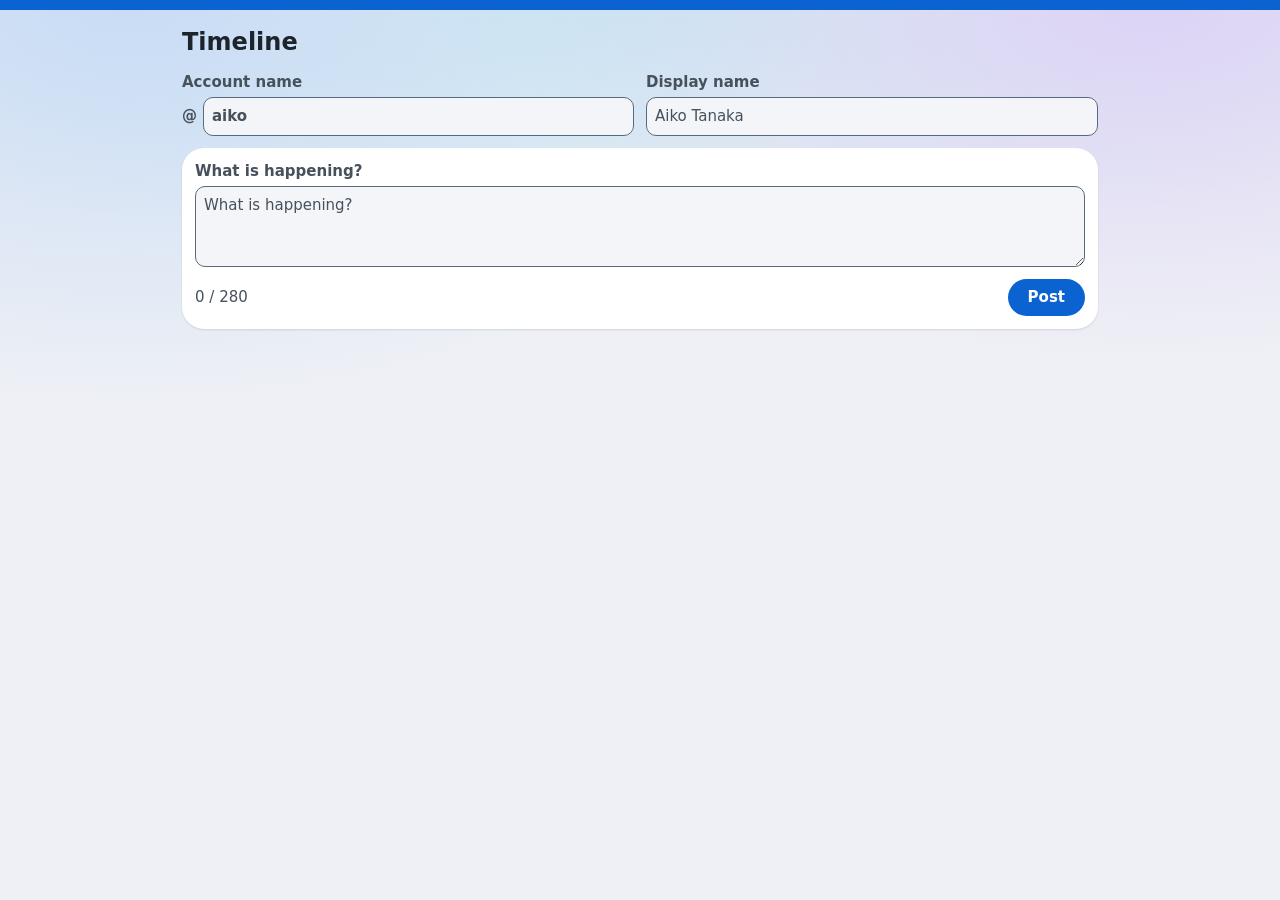
<file: page-only/index.html>
<!DOCTYPE html>
<html lang="en">
<head>
  <meta charset="utf-8">
  <meta name="viewport" content="width=device-width, initial-scale=1">
  <title>Timeline</title>
  <!-- The design system, in this order: tokens, the page, components, features.
       The four files are copies of the ones in with-backend/. -->
  <link rel="stylesheet" href="tokens.css">
  <link rel="stylesheet" href="base.css">
  <link rel="stylesheet" href="components.css">
  <link rel="stylesheet" href="features.css">
</head>
<body>
  <main>
    <h1>Timeline</h1>

    <div class="name-row">
      <div>
        <label for="author">Account name</label>
        <div class="at-box">
          <span aria-hidden="true">@</span>
          <input id="author" type="text" autocomplete="off" placeholder="aiko">
        </div>
      </div>
      <div>
        <label for="display-name">Display name</label>
        <input id="display-name" type="text" autocomplete="off" placeholder="Aiko Tanaka">
      </div>
    </div>

    <form id="post-form" class="card">
      <label for="text">What is happening?</label>
      <textarea id="text" rows="3" placeholder="What is happening?"></textarea>
      <div class="post-row">
        <span id="count" class="count">0 / 280</span>
        <button type="submit">Post</button>
      </div>
    </form>

    <p id="status" class="status" role="status"></p>

    <ol id="timeline" class="timeline card" aria-label="Posts, newest first"></ol>
  </main>

  <script src="app.js"></script>
</body>
</html>
</file>
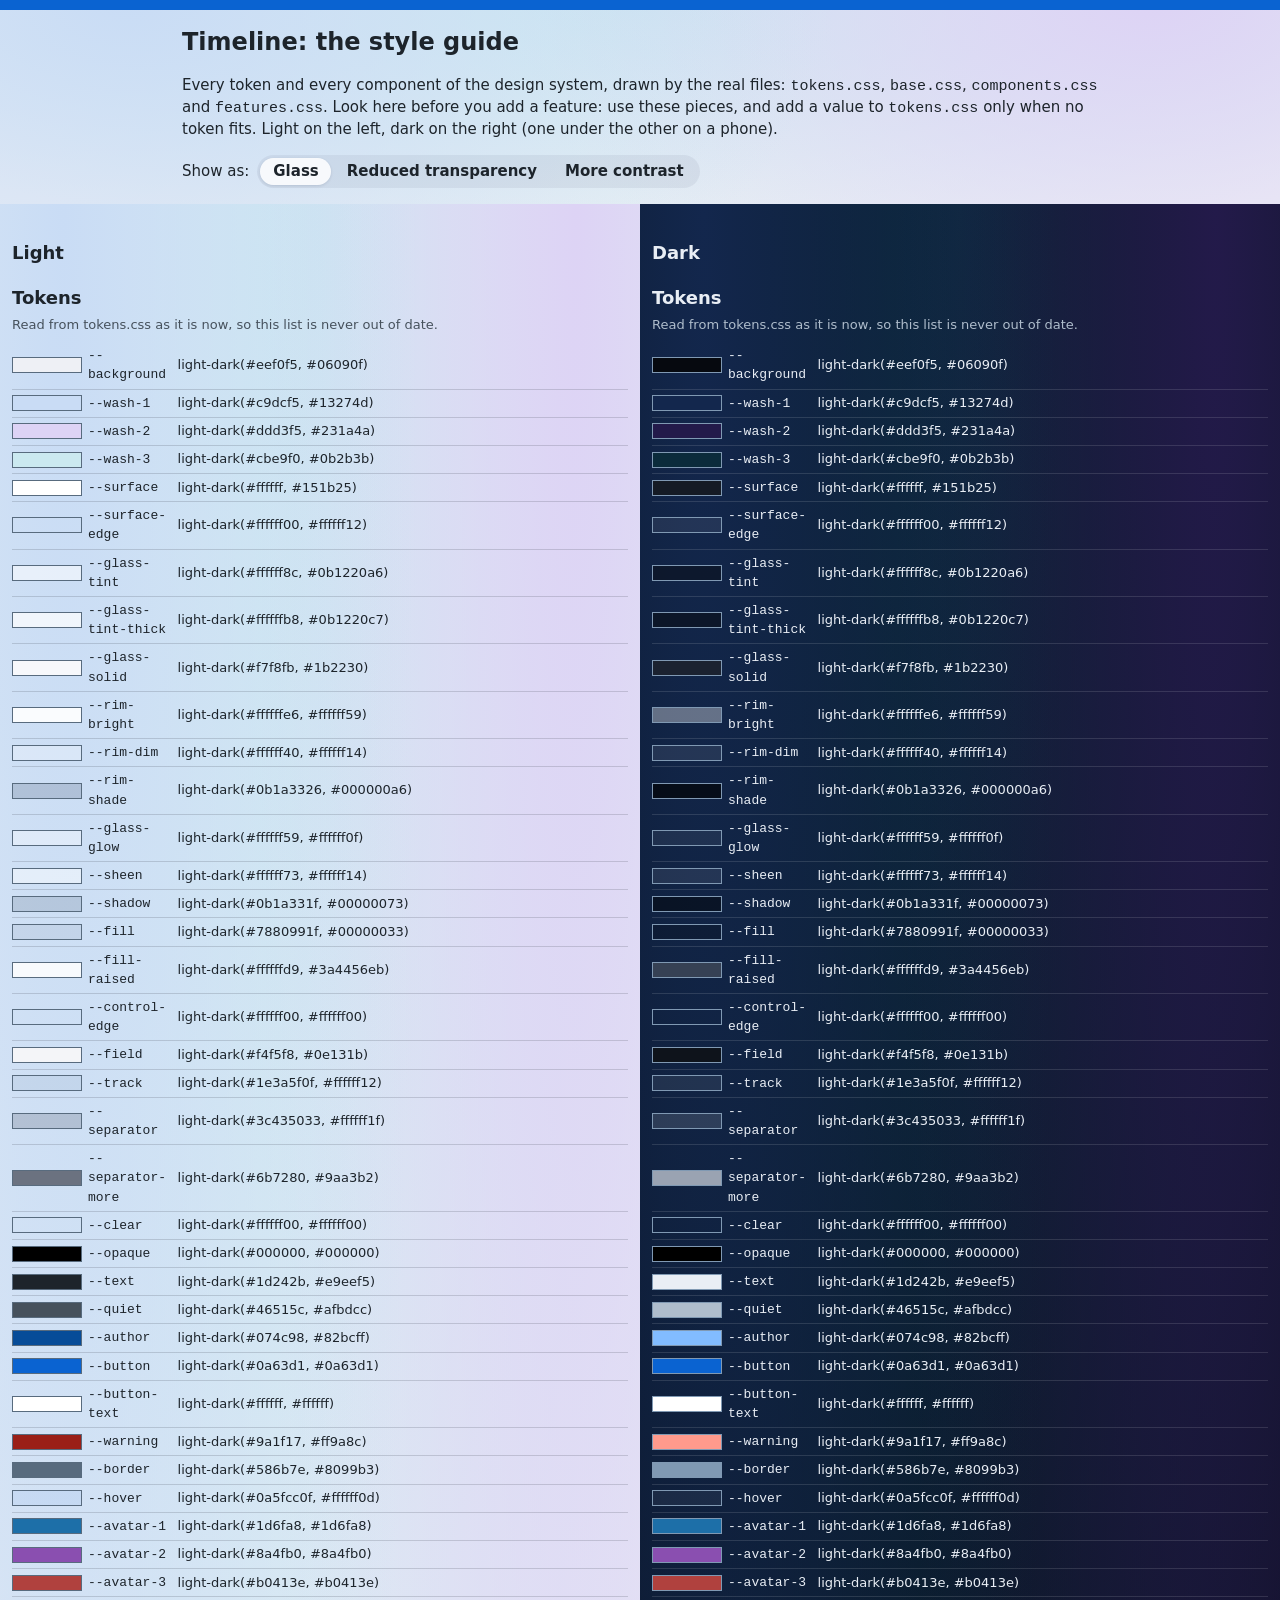
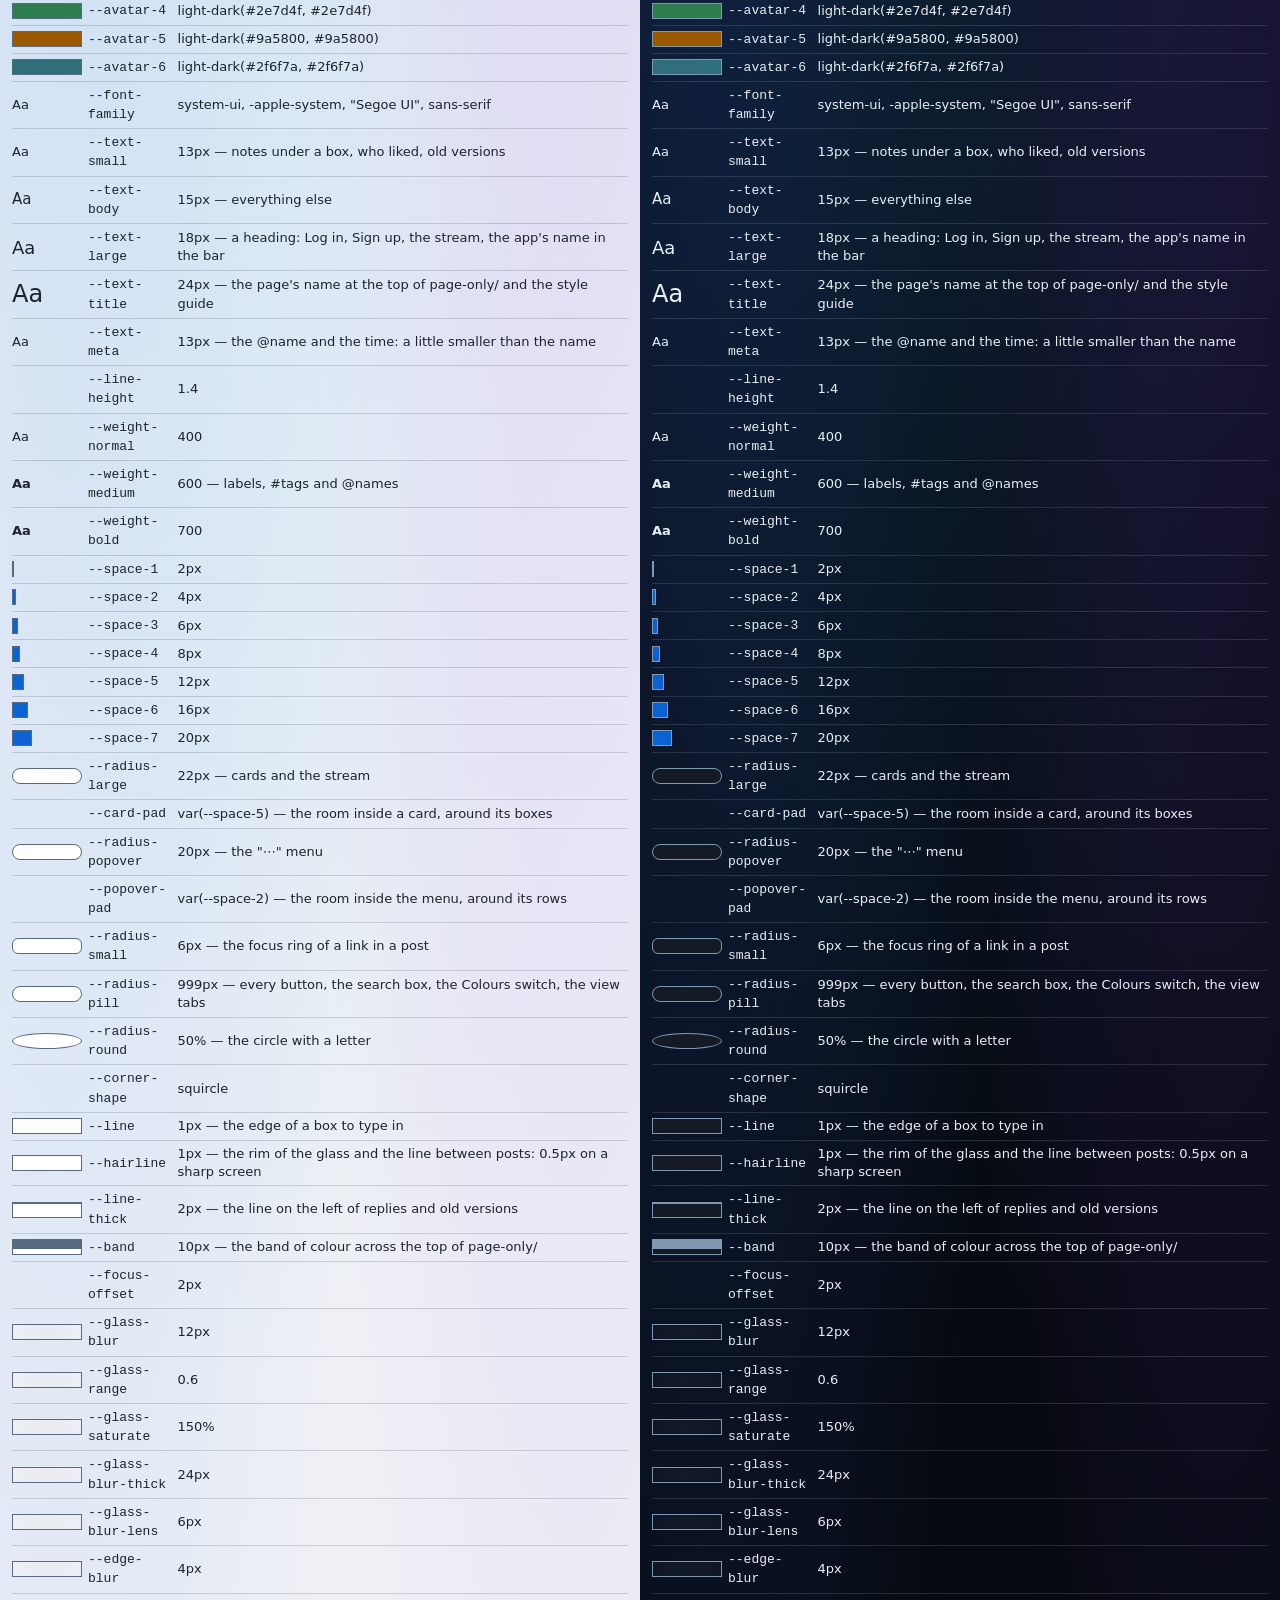
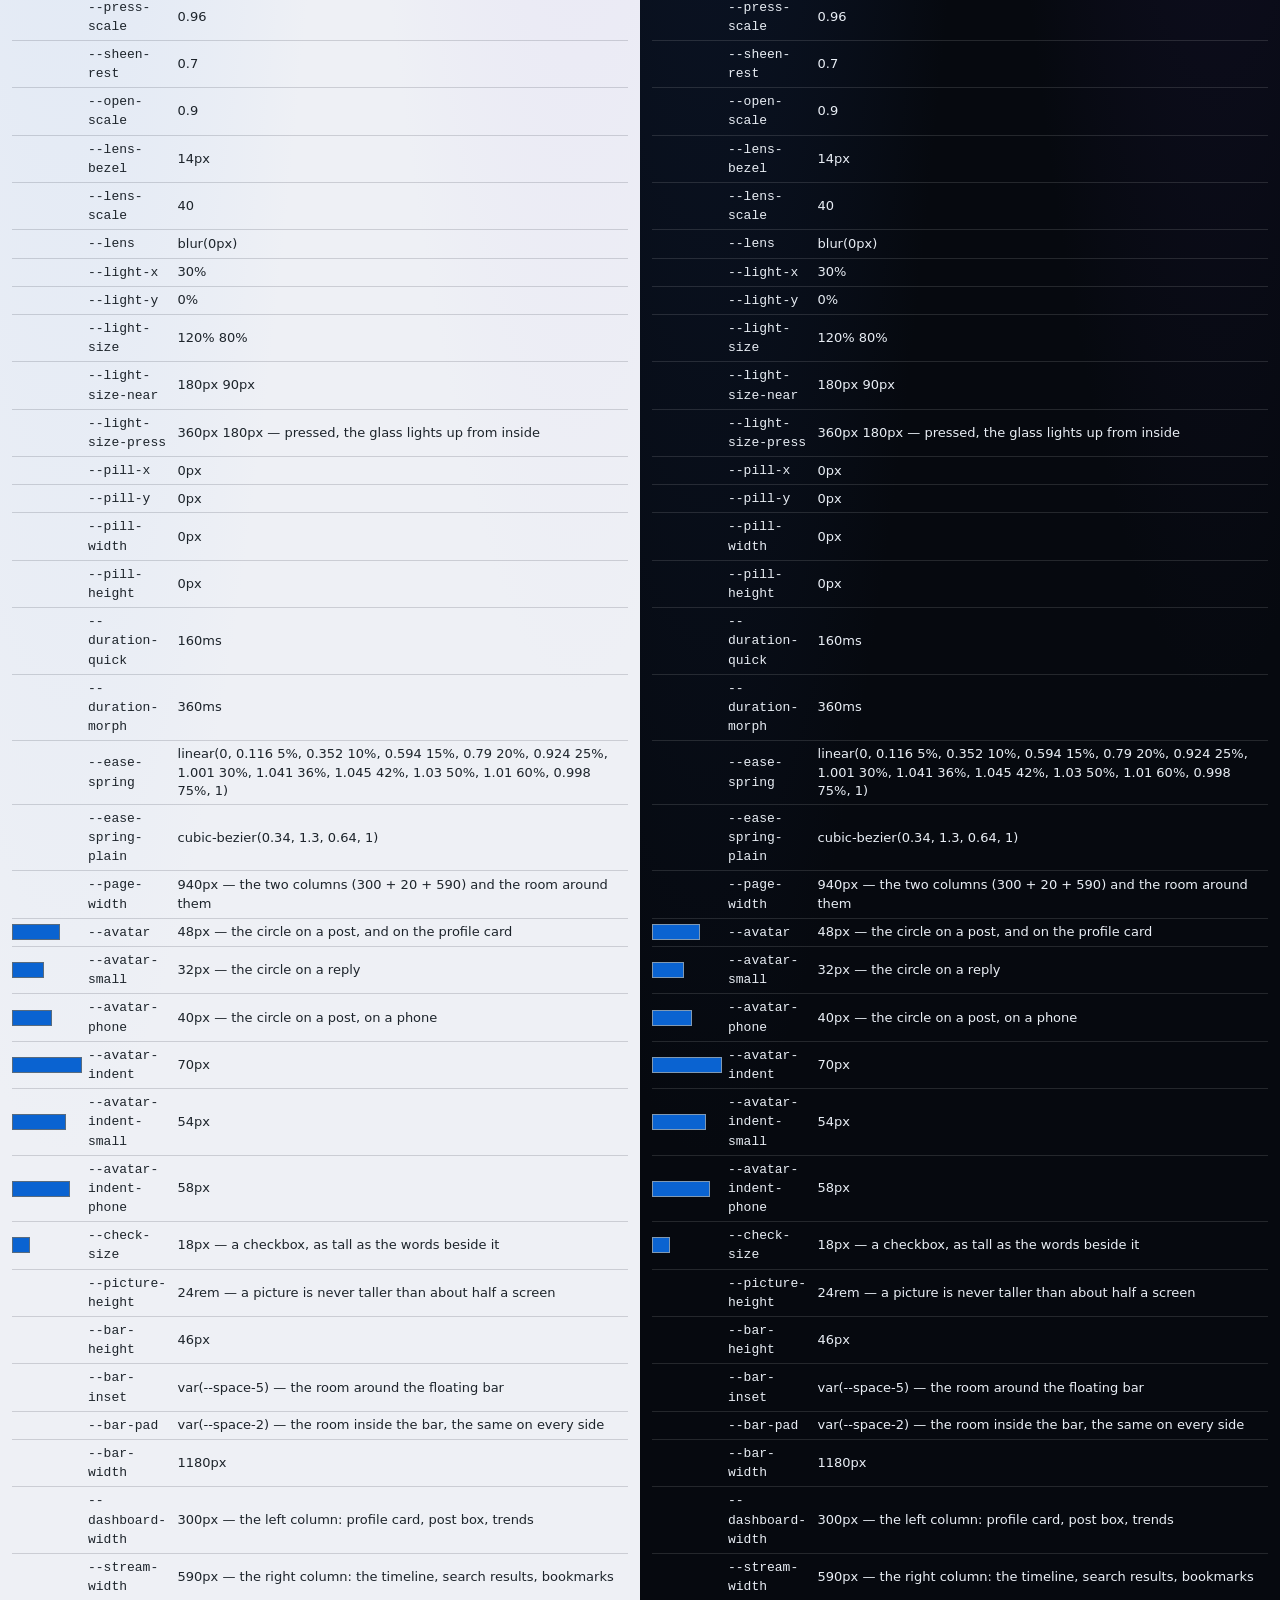
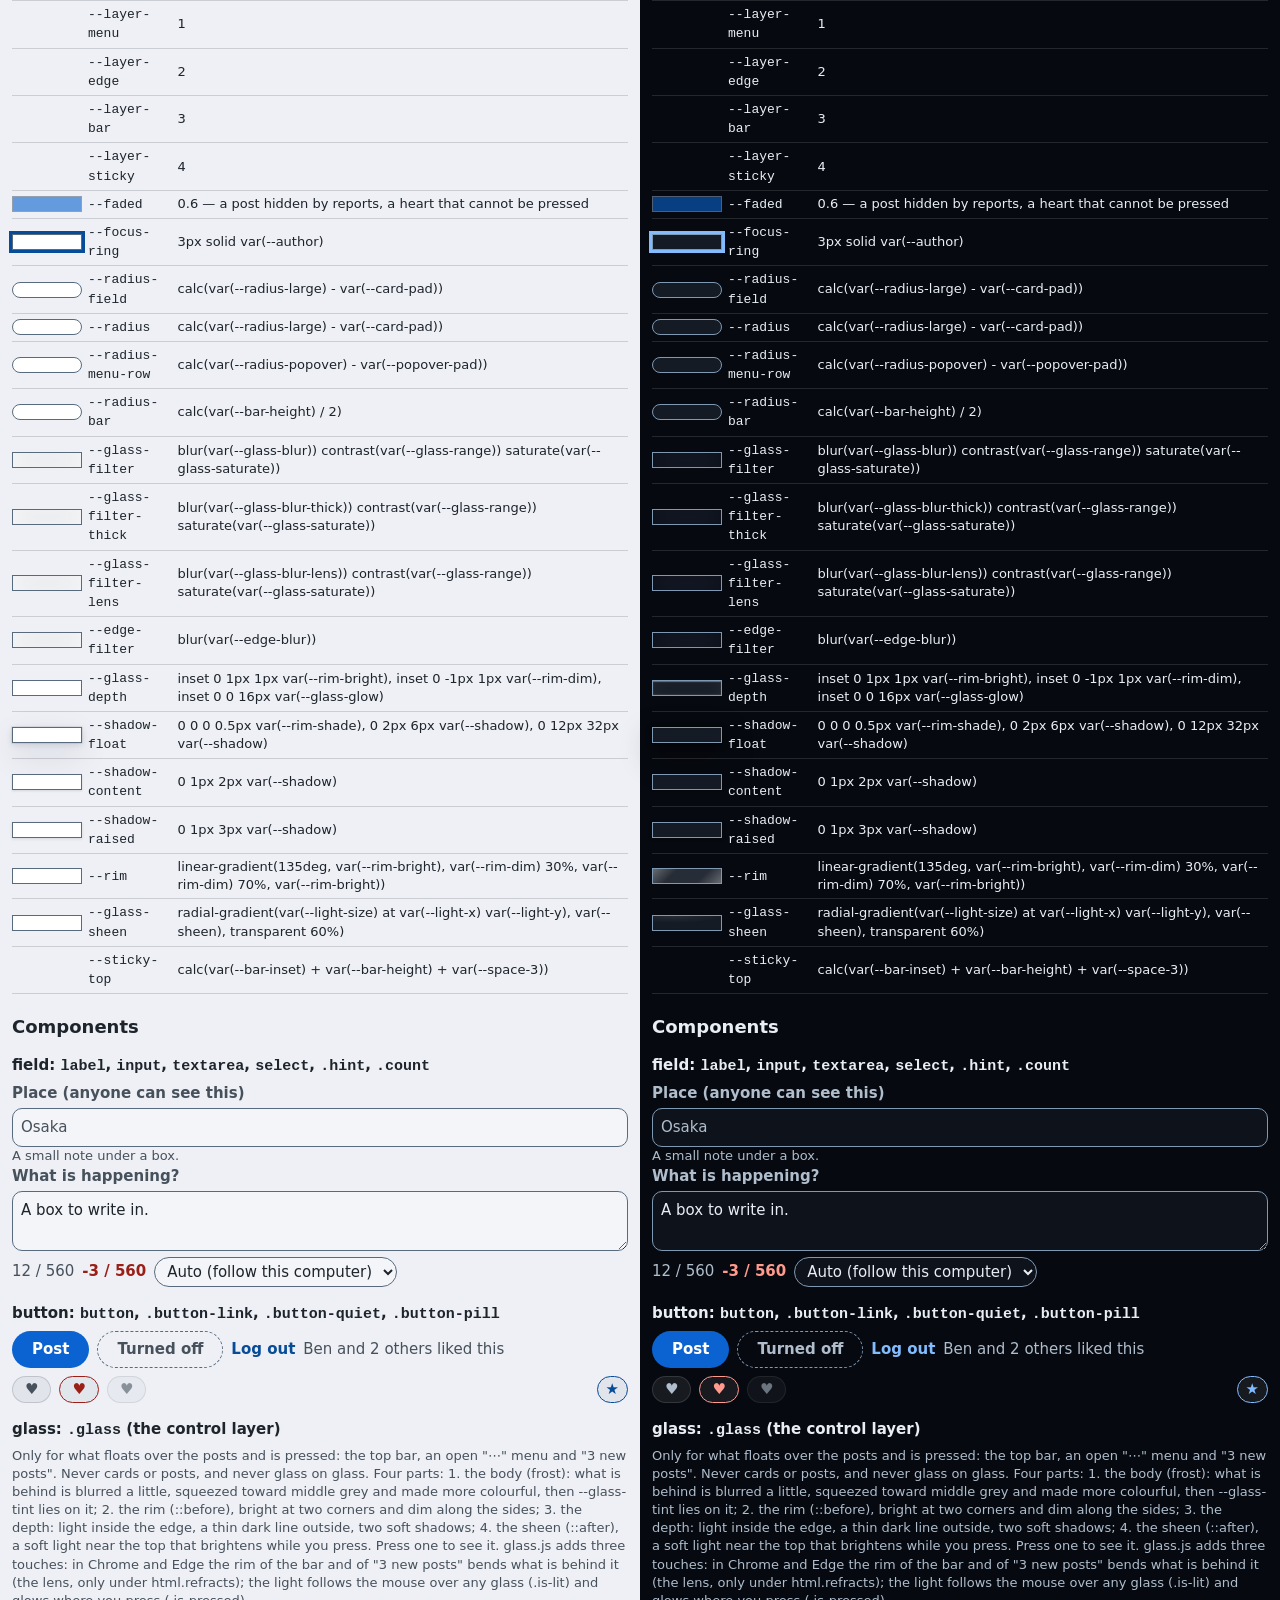
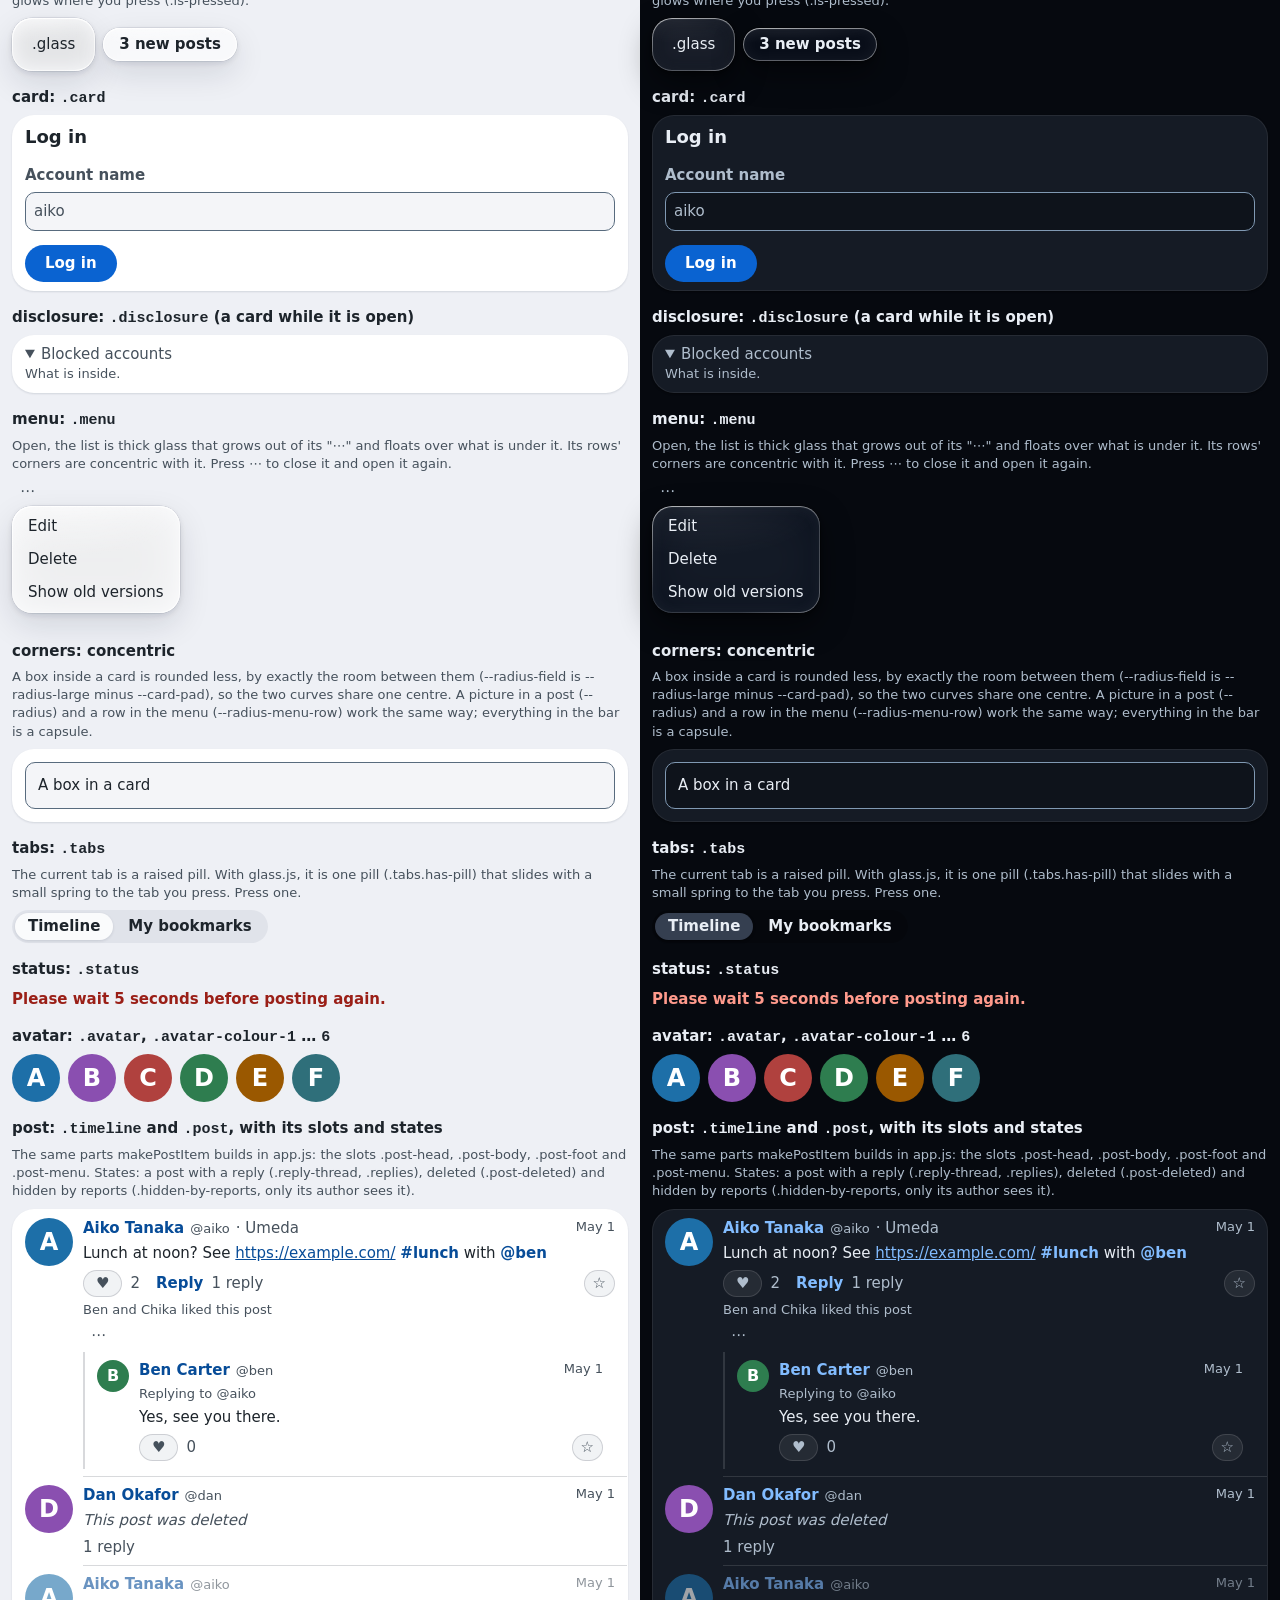
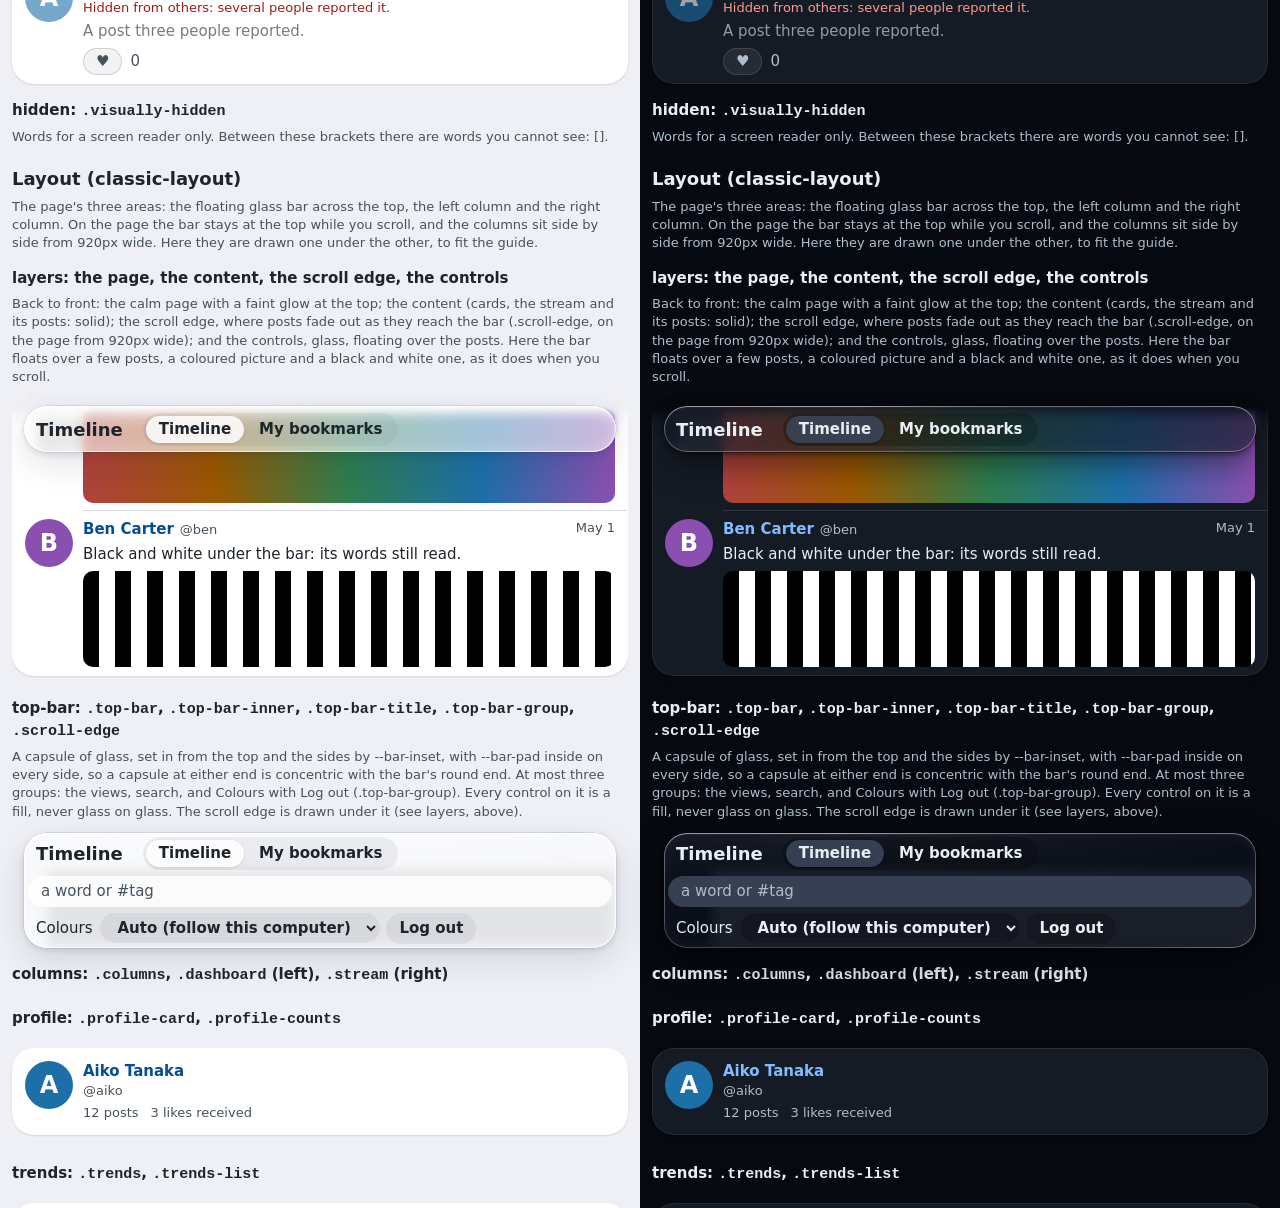
<file: with-backend/design.html>
<!DOCTYPE html>
<html lang="en">
<head>
  <meta charset="utf-8">
  <meta name="viewport" content="width=device-width, initial-scale=1">
  <title>Timeline: the style guide</title>
  <!-- The style guide uses only the real design system files, in the same order
       as index.html. It is a page for people building Timeline, so its words are
       English and are not in words.js (see DESIGN.md, "Design system"). -->
  <link rel="stylesheet" href="tokens.css">
  <link rel="stylesheet" href="base.css">
  <link rel="stylesheet" href="components.css">
  <link rel="stylesheet" href="features.css">
  <!-- Only the guide's own layout: two columns, one light and one dark. Tokens only. -->
  <style>
    .guide-columns {
      display: grid;
      grid-template-columns: repeat(auto-fit, minmax(min(100%, 560px), 1fr));
    }
    /* Each column has the page's wash behind it (.wash), so the glass shows. */
    .guide-column {
      padding: var(--space-6) var(--space-5);
      color: var(--text);
    }
    .guide-light { color-scheme: light; }
    .guide-dark { color-scheme: dark; }
    .guide-column > h2 {
      margin: var(--space-7) 0 var(--space-3);
      font-size: var(--text-large);
    }
    .guide-column h3 {
      margin: var(--space-6) 0 var(--space-3);
      font-size: var(--text-body);
    }
    .guide-note {
      margin: 0 0 var(--space-4);
      color: var(--quiet);
      font-size: var(--text-small);
    }
    .guide-row {
      display: flex;
      flex-wrap: wrap;
      align-items: center;
      gap: var(--space-4);
      margin-bottom: var(--space-4);
    }
    .guide-tokens {
      width: 100%;
      border-collapse: collapse;
      font-size: var(--text-small);
    }
    .guide-tokens td {
      padding: var(--space-2) var(--space-3) var(--space-2) 0;
      border-bottom: var(--hairline) solid var(--separator);
      vertical-align: middle;
      overflow-wrap: anywhere;
    }
    .guide-sample {
      display: block;
      min-width: var(--space-6);
      min-height: var(--space-6);
      border: 1px solid var(--border);
      background: var(--surface);
    }
    .guide-glass {
      padding: var(--space-6) var(--space-7);
      border-radius: var(--radius-popover);
    }
    /* liquid-glass: the "Show as" switch at the top of the guide. */
    .guide-looks {
      display: flex;
      flex-wrap: wrap;
      align-items: center;
      gap: var(--space-4);
    }
    .guide-looks .tabs {
      margin: 0;
    }
    /* A stage: a few posts with the bar floating over them, so the glass has
       something real to show. The stage cuts off what is outside it. */
    .guide-stage {
      position: relative;
      height: calc(var(--picture-height) * 0.75);
      overflow: hidden;
      border-radius: var(--radius-large);
      background: var(--background);
    }
    .guide-column .guide-stage > .top-bar {
      position: absolute;
      inset: var(--bar-inset) var(--bar-inset) auto;
      width: auto;
      margin: 0;
    }
    .guide-stage > .scroll-edge {
      position: absolute;
      background: var(--background);
    }
    /* The posts are scrolled a little, so the coloured picture is under the bar. */
    .guide-stage > .stream {
      margin-top: calc(-1 * var(--avatar));
    }
    .guide-stage .guide-picture {
      height: calc(var(--avatar) * 2);
      margin-top: var(--space-3);
      border-radius: var(--radius);
      background-image: linear-gradient(90deg, var(--avatar-3), var(--avatar-5), var(--avatar-4), var(--avatar-1), var(--avatar-2));
    }
    /* A black and white picture: --opaque is black and --button-text is white
       in both modes (a stand-in; a real picture is a file). */
    .guide-stage .guide-picture.guide-stripes {
      background-image: repeating-linear-gradient(90deg, var(--opaque) 0 var(--space-6), var(--button-text) var(--space-6) calc(2 * var(--space-6)));
    }
    /* The menu floats over what is under it: room for it to open into. */
    .guide-menu {
      min-height: calc(var(--avatar) * 3);
    }
    /* Concentric corners: a box in a card, drawn nested. */
    .guide-nest {
      padding: var(--card-pad);
    }
    .guide-nest > div {
      padding: var(--space-5);
      border: var(--line) solid var(--border);
      border-radius: var(--radius-field);
      corner-shape: var(--corner-shape);
      background: var(--field);
    }
    .guide-row .new-posts {
      margin: 0;
    }
    .guide-row .avatar {
      position: static;
    }
    /* The layout samples sit in the guide's column: the bar does not stick,
       and the columns may be narrower than on the page. */
    .guide-column .top-bar {
      position: static;
    }
    .guide-column .columns {
      grid-template-columns: minmax(0, 1fr);
    }
  </style>
</head>
<body>
  <main>
    <h1>Timeline: the style guide</h1>
    <p>Every token and every component of the design system, drawn by the real
      files: <code>tokens.css</code>, <code>base.css</code>, <code>components.css</code> and
      <code>features.css</code>. Look here before you add a feature: use these pieces, and
      add a value to <code>tokens.css</code> only when no token fits. Light on the left,
      dark on the right (one under the other on a phone).</p>
    <!-- liquid-glass: show the guide in each look, whatever this computer asks
         for. A computer with Reduce Transparency or Increase Contrast turned on
         sees the solid looks on the real page; here every look can be seen. -->
    <div class="guide-looks">
      <span>Show as:</span>
      <nav class="tabs" aria-label="Show as">
        <button type="button" data-show-look="glass" aria-pressed="true">Glass</button>
        <button type="button" data-show-look="frosted" aria-pressed="false">Reduced transparency</button>
        <button type="button" data-show-look="contrast" aria-pressed="false">More contrast</button>
      </nav>
    </div>
  </main>

  <div class="guide-columns" id="columns"></div>

  <!-- One copy of the guide. The script below puts it in both columns. -->
  <template id="guide">
    <h2>Tokens</h2>
    <p class="guide-note">Read from tokens.css as it is now, so this list is never out of date.</p>
    <table class="guide-tokens"><tbody data-guide="tokens"></tbody></table>

    <h2>Components</h2>

    <h3>field: <code>label</code>, <code>input</code>, <code>textarea</code>, <code>select</code>, <code>.hint</code>, <code>.count</code></h3>
    <label>Place (anyone can see this)</label>
    <input type="text" placeholder="Osaka">
    <p class="hint">A small note under a box.</p>
    <label>What is happening?</label>
    <textarea rows="2">A box to write in.</textarea>
    <div class="guide-row">
      <span class="count">12 / 560</span>
      <span class="count too-long">-3 / 560</span>
      <select><option>Auto (follow this computer)</option></select>
    </div>

    <h3>button: <code>button</code>, <code>.button-link</code>, <code>.button-quiet</code>, <code>.button-pill</code></h3>
    <div class="guide-row">
      <button type="button">Post</button>
      <button type="button" disabled>Turned off</button>
      <button type="button" class="button-link">Log out</button>
      <button type="button" class="button-quiet">Ben and 2 others liked this</button>
    </div>
    <div class="guide-row">
      <button type="button" class="button-pill">♥</button>
      <button type="button" class="like button-pill liked">♥</button>
      <button type="button" class="button-pill" disabled>♥</button>
      <button type="button" class="bookmark button-pill bookmarked">★</button>
    </div>

    <h3>glass: <code>.glass</code> (the control layer)</h3>
    <p class="guide-note">Only for what floats over the posts and is pressed: the top bar,
      an open "⋯" menu and "3 new posts". Never cards or posts, and never glass on glass.
      Four parts: 1. the body (frost): what is behind is blurred a little, squeezed toward
      middle grey and made more colourful, then --glass-tint lies on it; 2. the rim
      (::before), bright at two corners and dim along the sides; 3. the depth: light
      inside the edge, a thin dark line outside, two soft shadows; 4. the sheen (::after),
      a soft light near the top that brightens while you press. Press one to see it.
      glass.js adds three touches: in Chrome and Edge the rim of the bar and of
      "3 new posts" bends what is behind it (the lens, only under html.refracts); the light
      follows the mouse over any glass (.is-lit) and glows where you press (.is-pressed).</p>
    <div class="guide-row">
      <div class="glass guide-glass">.glass</div>
      <button type="button" class="new-posts glass">3 new posts</button>
    </div>

    <h3>card: <code>.card</code></h3>
    <form class="card account-form">
      <h2>Log in</h2>
      <label>Account name</label>
      <input type="text" placeholder="aiko">
      <button type="button">Log in</button>
    </form>

    <h3>disclosure: <code>.disclosure</code> (a card while it is open)</h3>
    <details class="disclosure" open>
      <summary>Blocked accounts</summary>
      <p class="hint">What is inside.</p>
    </details>

    <h3>menu: <code>.menu</code></h3>
    <p class="guide-note">Open, the list is thick glass that grows out of its "⋯" and floats
      over what is under it. Its rows' corners are concentric with it. Press ⋯ to close it
      and open it again.</p>
    <div class="guide-menu">
      <details class="menu" open>
        <summary>⋯</summary>
        <ul>
          <li><button type="button" class="button-link">Edit</button></li>
          <li><button type="button" class="button-link">Delete</button></li>
          <li><button type="button" class="button-link">Show old versions</button></li>
        </ul>
      </details>
    </div>

    <h3>corners: concentric</h3>
    <p class="guide-note">A box inside a card is rounded less, by exactly the room between
      them (--radius-field is --radius-large minus --card-pad), so the two curves share one
      centre. A picture in a post (--radius) and a row in the menu (--radius-menu-row) work
      the same way; everything in the bar is a capsule.</p>
    <div class="card guide-nest"><div>A box in a card</div></div>

    <h3>tabs: <code>.tabs</code></h3>
    <p class="guide-note">The current tab is a raised pill. With glass.js, it is one pill
      (.tabs.has-pill) that slides with a small spring to the tab you press. Press one.</p>
    <nav class="tabs">
      <button type="button" aria-current="page">Timeline</button>
      <button type="button">My bookmarks</button>
    </nav>

    <h3>status: <code>.status</code></h3>
    <p class="status">Please wait 5 seconds before posting again.</p>

    <h3>avatar: <code>.avatar</code>, <code>.avatar-colour-1</code> … <code>6</code></h3>
    <div class="guide-row">
      <span class="avatar avatar-colour-1" aria-hidden="true">A</span>
      <span class="avatar avatar-colour-2" aria-hidden="true">B</span>
      <span class="avatar avatar-colour-3" aria-hidden="true">C</span>
      <span class="avatar avatar-colour-4" aria-hidden="true">D</span>
      <span class="avatar avatar-colour-5" aria-hidden="true">E</span>
      <span class="avatar avatar-colour-6" aria-hidden="true">F</span>
    </div>

    <h3>post: <code>.timeline</code> and <code>.post</code>, with its slots and states</h3>
    <p class="guide-note">The same parts makePostItem builds in app.js: the slots
      .post-head, .post-body, .post-foot and .post-menu. States: a post with a reply
      (.reply-thread, .replies), deleted (.post-deleted) and hidden by reports
      (.hidden-by-reports, only its author sees it).</p>
    <ol class="timeline card">
      <li class="post with-avatar">
        <div class="post-head"><span class="avatar avatar-colour-1" aria-hidden="true">A</span><span class="post-author">Aiko Tanaka</span><span class="post-handle">@aiko</span><time class="post-time">May 1</time><span class="post-place">· Umeda</span></div>
        <div class="post-body"><p class="post-text">Lunch at noon? See <a class="post-link" href="https://example.com/">https://example.com/</a> <a class="post-tag" href="/?q=%23lunch">#lunch</a> with <a class="post-name" href="/?q=%40ben">@ben</a></p></div>
        <div class="post-foot"><div class="like-row"><button type="button" class="like button-pill">♥</button><button type="button" class="like-count button-quiet">2</button><button type="button" class="button-link reply-button">Reply</button><span class="reply-count count">1 reply</span><button type="button" class="bookmark button-pill">☆</button></div><button type="button" class="like-summary button-quiet">Ben and Chika liked this post</button></div>
        <details class="post-menu menu"><summary>⋯</summary><ul><li><button type="button" class="button-link">Edit</button></li></ul></details>
      </li>
      <li class="reply-thread">
        <ol class="replies">
          <li class="post with-avatar">
            <div class="post-head"><span class="avatar avatar-colour-4" aria-hidden="true">B</span><span class="post-author">Ben Carter</span><span class="post-handle">@ben</span><time class="post-time">May 1</time></div>
            <div class="post-body"><p class="replying-to">Replying to @aiko</p><p class="post-text">Yes, see you there.</p></div>
            <div class="post-foot"><div class="like-row"><button type="button" class="like button-pill">♥</button><button type="button" class="like-count button-quiet">0</button><button type="button" class="bookmark button-pill">☆</button></div></div>
          </li>
        </ol>
      </li>
      <li class="post with-avatar">
        <div class="post-head"><span class="avatar avatar-colour-2" aria-hidden="true">D</span><span class="post-author">Dan Okafor</span><span class="post-handle">@dan</span><time class="post-time">May 1</time></div>
        <div class="post-body"><p class="post-text post-deleted">This post was deleted</p></div>
        <div class="post-foot"><div class="like-row"><span class="reply-count count">1 reply</span></div></div>
      </li>
      <li class="post hidden-by-reports with-avatar">
        <div class="post-head"><span class="avatar avatar-colour-1" aria-hidden="true">A</span><span class="post-author">Aiko Tanaka</span><span class="post-handle">@aiko</span><time class="post-time">May 1</time></div>
        <div class="post-body"><p class="hidden-note">Hidden from others: several people reported it.</p><p class="post-text">A post three people reported.</p></div>
        <div class="post-foot"><div class="like-row"><button type="button" class="like button-pill">♥</button><button type="button" class="like-count button-quiet">0</button></div></div>
      </li>
    </ol>

    <h3>hidden: <code>.visually-hidden</code></h3>
    <p class="guide-note">Words for a screen reader only. Between these brackets there are
      words you cannot see: [<span class="visually-hidden">Signed in as</span>].</p>

    <h2>Layout (classic-layout)</h2>
    <p class="guide-note">The page's three areas: the floating glass bar across the top, the
      left column and the right column. On the page the bar stays at the top while you
      scroll, and the columns sit side by side from 920px wide. Here they are drawn
      one under the other, to fit the guide.</p>

    <h3>layers: the page, the content, the scroll edge, the controls</h3>
    <p class="guide-note">Back to front: the calm page with a faint glow at the top; the
      content (cards, the stream and its posts: solid); the scroll edge, where posts fade
      out as they reach the bar (.scroll-edge, on the page from 920px wide); and the
      controls, glass, floating over the posts. Here the bar floats over a few posts,
      a coloured picture and a black and white one, as it does when you scroll.</p>
    <div class="guide-stage">
      <div class="stream">
        <ol class="timeline card">
          <li class="post with-avatar">
            <div class="post-head"><span class="avatar avatar-colour-5" aria-hidden="true">E</span><span class="post-author">Emi Sato</span><span class="post-handle">@emi</span><time class="post-time">May 1</time></div>
            <div class="post-body"><p class="post-text">Colour comes from the posts, so the glass has something to show.</p><div class="guide-picture" role="img" aria-label="A band of the six circle colours"></div></div>
          </li>
          <li class="post with-avatar">
            <div class="post-head"><span class="avatar avatar-colour-2" aria-hidden="true">B</span><span class="post-author">Ben Carter</span><span class="post-handle">@ben</span><time class="post-time">May 1</time></div>
            <div class="post-body"><p class="post-text">Black and white under the bar: its words still read.</p><div class="guide-picture guide-stripes" role="img" aria-label="Black and white stripes"></div></div>
          </li>
        </ol>
      </div>
      <div class="scroll-edge" aria-hidden="true"></div>
      <header class="top-bar">
        <div class="top-bar-inner">
          <p class="top-bar-title"><strong>Timeline</strong></p>
          <nav class="tabs">
            <button type="button" aria-current="page">Timeline</button>
            <button type="button">My bookmarks</button>
          </nav>
        </div>
      </header>
    </div>

    <h3>top-bar: <code>.top-bar</code>, <code>.top-bar-inner</code>, <code>.top-bar-title</code>, <code>.top-bar-group</code>, <code>.scroll-edge</code></h3>
    <p class="guide-note">A capsule of glass, set in from the top and the sides by
      --bar-inset, with --bar-pad inside on every side, so a capsule at either end is
      concentric with the bar's round end. At most three groups: the views, search, and
      Colours with Log out (.top-bar-group). Every control on it is a fill, never glass on
      glass. The scroll edge is drawn under it (see layers, above).</p>
    <header class="top-bar">
      <div class="top-bar-inner">
        <p class="top-bar-title"><strong>Timeline</strong></p>
        <nav class="tabs">
          <button type="button" aria-current="page">Timeline</button>
          <button type="button">My bookmarks</button>
        </nav>
        <input type="search" placeholder="a word or #tag" aria-label="Search posts">
        <div class="top-bar-group">
          <div class="theme-row">
            <label>Colours</label>
            <select><option>Auto (follow this computer)</option></select>
          </div>
          <button type="button" class="button-link">Log out</button>
        </div>
      </div>
    </header>

    <h3>columns: <code>.columns</code>, <code>.dashboard</code> (left), <code>.stream</code> (right)</h3>
    <div class="columns">
      <div class="dashboard">
        <h3>profile: <code>.profile-card</code>, <code>.profile-counts</code></h3>
        <div class="profile-card card">
          <span class="avatar avatar-colour-1" aria-hidden="true">A</span>
          <p><span class="post-author">Aiko Tanaka</span> <span class="post-handle">@aiko</span></p>
          <p class="profile-counts"><span>12 posts</span><span>3 likes received</span></p>
        </div>
        <h3>trends: <code>.trends</code>, <code>.trends-list</code></h3>
        <section class="trends card">
          <h2>Trends</h2>
          <ol class="trends-list">
            <li><a class="post-tag" href="/?q=%23lunch">#lunch</a></li>
            <li><a class="post-tag" href="/?q=%23osaka">#osaka</a></li>
          </ol>
        </section>
      </div>
      <div class="stream">
        <h2 class="stream-header">Timeline</h2>
        <ol class="timeline card">
          <li class="post with-avatar">
            <div class="post-head"><span class="avatar avatar-colour-3" aria-hidden="true">C</span><span class="post-author">Chika Mori</span><span class="post-handle">@chika</span><time class="post-time">May 1</time></div>
            <div class="post-body"><p class="post-text">The stream: one card, with the view's name at the top. <a class="post-tag" href="/?q=%23lunch">#lunch</a></p></div>
          </li>
        </ol>
      </div>
    </div>
  </template>

  <script>
    // Put the guide in two columns: light, then dark. Each column sets its own
    // color-scheme, so every light-dark() colour inside it follows.
    const columns = document.getElementById("columns");
    const guide = document.getElementById("guide");
    for (const scheme of ["light", "dark"]) {
      const column = document.createElement("section");
      column.className = "guide-column wash guide-" + scheme;
      // liquid-glass: each column shows one look (the "Show as" switch).
      column.setAttribute("data-look", "glass");
      const heading = document.createElement("h2");
      heading.textContent = scheme === "light" ? "Light" : "Dark";
      column.append(heading, guide.content.cloneNode(true));
      columns.append(column);
    }

    // liquid-glass: the "Show as" switch. Each look is a data-look on both
    // columns; tokens.css gives each look its tokens, whatever this computer
    // asks for.
    for (const button of document.querySelectorAll("[data-show-look]")) {
      button.addEventListener("click", function () {
        for (const column of columns.children) {
          column.setAttribute("data-look", button.dataset.showLook);
        }
        for (const other of document.querySelectorAll("[data-show-look]")) {
          other.setAttribute("aria-pressed", String(other === button));
        }
      });
    }

    // liquid-glass Part B: press a tab in a sample row of tabs to see the
    // current tab's pill slide to it (glass.js moves the pill).
    for (const button of columns.querySelectorAll(".tabs > button")) {
      button.addEventListener("click", function () {
        for (const other of button.parentElement.children) {
          other.toggleAttribute("aria-current", other === button);
          if (other === button) {
            other.setAttribute("aria-current", "page");
          }
        }
      });
    }

    // The token tables: read tokens.css itself, so every token is listed with
    // its value and its note. Each row shows a sample drawn with the token.
    function sampleFor(name, written) {
      const sample = document.createElement("span");
      sample.className = "guide-sample";
      const value = "var(" + name + ")";
      if (written.startsWith("light-dark(")) {
        sample.style.background = value;
      } else if (name.startsWith("--shadow-") || name === "--glass-depth") {
        sample.style.boxShadow = value;
      } else if (name === "--rim" || name === "--glass-sheen") {
        sample.style.backgroundImage = value;
      } else if (name.startsWith("--glass-") || name.startsWith("--edge-")) {
        sample.style.background = "var(--glass-tint)";
        sample.style.backdropFilter = "var(--glass-filter)";
      } else if (name.startsWith("--space-") || name.startsWith("--avatar") || name === "--check-size") {
        sample.style.width = value;
        sample.style.minWidth = "0";
        sample.style.background = "var(--button)";
      } else if (name.startsWith("--radius")) {
        sample.style.borderRadius = value;
        sample.style.borderWidth = "var(--line)";
      } else if (name.startsWith("--text-") || name === "--font-family" || name.startsWith("--weight")) {
        sample.textContent = "Aa";
        sample.style.border = "none";
        sample.style.background = "none";
        sample.style[name.startsWith("--weight") ? "fontWeight" : name === "--font-family" ? "fontFamily" : "fontSize"] = value;
      } else if (name === "--line" || name === "--line-thick" || name === "--band" || name === "--hairline") {
        sample.style.borderTop = value + " solid var(--border)";
      } else if (name === "--focus-ring") {
        sample.style.outline = value;
      } else if (name === "--faded") {
        sample.style.opacity = value;
        sample.style.background = "var(--button)";
      } else {
        sample.style.border = "none";
        sample.style.background = "none";
      }
      return sample;
    }

    fetch("tokens.css").then(function (answer) {
      return answer.text();
    }).then(function (css) {
      // A token is listed once, as it is first written (the fallback looks
      // at the end of tokens.css write some again).
      const rows = [];
      const seen = new Set();
      for (const match of css.matchAll(/^[ \t]*(--[\w-]+):[ \t]*([^;]+);[ \t]*(?:\/\*[ \t]*(.*?)[ \t]*\*\/)?/gm)) {
        if (seen.has(match[1])) {
          continue;
        }
        seen.add(match[1]);
        rows.push({ name: match[1], value: match[2], note: match[3] || "" });
      }
      for (const body of document.querySelectorAll('[data-guide="tokens"]')) {
        for (const row of rows) {
          const line = document.createElement("tr");
          const sampleCell = document.createElement("td");
          sampleCell.append(sampleFor(row.name, row.value));
          const nameCell = document.createElement("td");
          const code = document.createElement("code");
          code.textContent = row.name;
          nameCell.append(code);
          const valueCell = document.createElement("td");
          valueCell.textContent = row.value + (row.note ? " — " + row.note : "");
          line.append(sampleCell, nameCell, valueCell);
          body.append(line);
        }
      }
    });
  </script>
  <!-- liquid-glass Part B: the bent edge, the light and the sliding tab pill. -->
  <script src="glass.js" defer></script>
</body>
</html>
</file>
<file: page-only/tokens.css>
/* Timeline's design system, part 1 of 4: the tokens.
   A token is a named value, like --space-6 or --text-small. Every colour, size,
   space and corner of the page is written here once, and the other three files
   (base.css, components.css, features.css) use the names. To change the look,
   change a value here.
   See it all at /design.html (the style guide). The four files are the same in
   page-only/ and with-backend/; a test in test_server.py checks it.

   liquid-glass: every block here is written for ":root, [data-look]". :root is
   the whole page. [data-look] is a box in the style guide that shows one look
   (glass, frosted or more contrast) whatever this computer asks for; it gets
   every token again, so the end of this file can change them for that box only. */

/* The colours, in one place. Each colour is written once, as
   light-dark(LIGHT, DARK). The browser uses the first one when the page is in
   light mode and the second one in dark mode.
   "light dark" means: follow the computer. That is the Auto choice, and it is
   what page-only/ always uses, because it has no switch.
   A new colour must be written the same way; a test in test_server.py checks it.
   Only colours go in this first block. The two hex digits after a colour's six
   are how solid it is (00 = clear, ff = solid). */
:root,
[data-look] {
  color-scheme: light dark;
  /* liquid-glass: the page is calm and nearly neutral, so the colour comes from
     the posts (their pictures and circles), and the glass has something real to
     show. A faint glow of --wash-1 (blue), --wash-2 (lilac) and --wash-3 (sky)
     at the top only (base.css draws it). */
  --background: light-dark(#eef0f5, #06090f);
  --wash-1: light-dark(#c9dcf5, #13274d);
  --wash-2: light-dark(#ddd3f5, #231a4a);
  --wash-3: light-dark(#cbe9f0, #0b2b3b);
  /* The content layer: every card and the stream are solid --surface. In dark
     mode a faint --surface-edge shows where a card ends; in light mode the grey
     page already does, so it is clear. */
  --surface: light-dark(#ffffff, #151b25);
  --surface-edge: light-dark(#ffffff00, #ffffff12);
  /* The control layer: glass (the bar, the "⋯" menu, "3 new posts").
     --glass-tint is laid on what is behind, after the frost (--glass-filter).
     The menu is larger glass, so it is thicker (--glass-tint-thick).
     --glass-solid is the glass when it must not be see-through (the end of
     this file): a little off the surface colour, so it is still its own layer. */
  --glass-tint: light-dark(#ffffff8c, #0b1220a6);
  --glass-tint-thick: light-dark(#ffffffb8, #0b1220c7);
  --glass-solid: light-dark(#f7f8fb, #1b2230);
  /* The light on the glass. These are decoration: nothing is found only by
     them, so they may be fainter than 3 to 1.
     --rim-bright and --rim-dim: the rim, bright where light catches it and dim
     along the sides. --rim-shade: a thin dark line outside it, so white glass
     still shows on a white post. --glass-glow: a faint light inside the edge,
     for thickness. --sheen: a soft light near the top. --shadow: shadows. */
  --rim-bright: light-dark(#ffffffe6, #ffffff59);
  --rim-dim: light-dark(#ffffff40, #ffffff14);
  --rim-shade: light-dark(#0b1a3326, #000000a6);
  --glass-glow: light-dark(#ffffff59, #ffffff0f);
  --sheen: light-dark(#ffffff73, #ffffff14);
  --shadow: light-dark(#0b1a331f, #00000073);
  /* Controls inside the bar are fills, never glass on glass: --fill is the
     track of the view tabs, Search and Colours; --fill-raised is the current
     tab's pill. --control-edge is clear; with more contrast it is a line. */
  --fill: light-dark(#7880991f, #00000033);
  --fill-raised: light-dark(#ffffffd9, #3a4456eb);
  --control-edge: light-dark(#ffffff00, #ffffff00);
  /* The soft fill of a box to type in, and the track of the heart and the star. */
  --field: light-dark(#f4f5f8, #0e131b);
  --track: light-dark(#1e3a5f0f, #ffffff12);
  /* The line between posts (decoration), and the darker one with more contrast. */
  --separator: light-dark(#3c435033, #ffffff1f);
  --separator-more: light-dark(#6b7280, #9aa3b2);
  /* clear: nothing at all (glass-glow and sheen become this with more contrast).
     opaque: black, for a mask, where only how solid it is matters (and the
     style guide's stand-in for a black picture). */
  --clear: light-dark(#ffffff00, #ffffff00);
  --opaque: light-dark(#000000, #000000);
  --text: light-dark(#1d242b, #e9eef5);
  --quiet: light-dark(#46515c, #afbdcc);
  --author: light-dark(#074c98, #82bcff);
  --button: light-dark(#0a63d1, #0a63d1);
  --button-text: light-dark(#ffffff, #ffffff);
  --warning: light-dark(#9a1f17, #ff9a8c);
  /* The edge of a box to type in: at least 3 to 1 against everything it sits
     on and its own fill, so the box can be seen. */
  --border: light-dark(#586b7e, #8099b3);
  /* classic-style: the light tint under the mouse, and the six colours of the
     circles with a letter. A white letter reads on each circle in both modes,
     so each circle colour is the same in light and dark, like --button. */
  --hover: light-dark(#0a5fcc0f, #ffffff0d);
  --avatar-1: light-dark(#1d6fa8, #1d6fa8);
  --avatar-2: light-dark(#8a4fb0, #8a4fb0);
  --avatar-3: light-dark(#b0413e, #b0413e);
  --avatar-4: light-dark(#2e7d4f, #2e7d4f);
  --avatar-5: light-dark(#9a5800, #9a5800);
  --avatar-6: light-dark(#2f6f7a, #2f6f7a);
}

/* Light or Dark chosen by hand with the Colours switch (with-backend/ only).
   Each one only changes color-scheme; the colours above follow by themselves. */
:root[data-theme="light"] {
  color-scheme: light;
}

:root[data-theme="dark"] {
  color-scheme: dark;
}

/* Everything that is not a colour. */
:root,
[data-look] {
  /* Type. The type is the size of a 2012 timeline (classic-layout): 15px for the words,
     13px for the notes, the @name and the time. This REPLACES the old rule
     "the type is large because the page is read from the back of a room":
     the owner chose it, so do not put the large type back. See DESIGN.md. */
  --font-family: system-ui, -apple-system, "Segoe UI", sans-serif;
  --text-small: 13px;      /* notes under a box, who liked, old versions */
  --text-body: 15px;       /* everything else */
  --text-large: 18px;      /* a heading: Log in, Sign up, the stream, the app's name in the bar */
  --text-title: 24px;      /* the page's name at the top of page-only/ and the style guide */
  --text-meta: 13px;       /* the @name and the time: a little smaller than the name */
  --line-height: 1.4;
  --weight-normal: 400;
  --weight-medium: 600;    /* labels, #tags and @names */
  --weight-bold: 700;

  /* Space: the room inside and between things (padding, margin, gap).
     Seven steps, tightened to the 2012 page (classic-layout). */
  --space-1: 2px;
  --space-2: 4px;
  --space-3: 6px;
  --space-4: 8px;
  --space-5: 12px;
  --space-6: 16px;
  --space-7: 20px;

  /* Corners. liquid-glass: corners inside a rounded box are rounded less, by
     exactly the room between them, so the two curves share one centre
     (concentric). The inner corners are worked out from the outer ones. */
  --radius-large: 22px;    /* cards and the stream */
  --card-pad: var(--space-5);  /* the room inside a card, around its boxes */
  --radius-popover: 20px;  /* the "⋯" menu */
  --popover-pad: var(--space-2);  /* the room inside the menu, around its rows */
  --radius-small: 6px;     /* the focus ring of a link in a post */
  --radius-pill: 999px;    /* every button, the search box, the Colours switch, the view tabs */
  --radius-round: 50%;     /* the circle with a letter */
  /* corner-shape: a smoother corner that eases in (a "squircle"), in the
     browsers that can draw it. Elsewhere the corner is round. */
  --corner-shape: squircle;

  /* Lines. */
  --line: 1px;             /* the edge of a box to type in */
  --hairline: 1px;         /* the rim of the glass and the line between posts: 0.5px on a sharp screen */
  --line-thick: 2px;       /* the line on the left of replies and old versions */
  --band: 10px;            /* the band of colour across the top of page-only/ */
  --focus-offset: 2px;

  /* liquid-glass: the frost. What is behind the glass is blurred a little,
     squeezed toward middle grey (contrast below 1, so a black or a white
     picture under the bar can never stay fully black or white, and the words
     on the glass stay easy to read), and made more colourful again. */
  --glass-blur: 12px;
  --glass-range: 0.6;
  --glass-saturate: 150%;
  /* Larger glass is thicker: the "⋯" menu blurs more, so the words of the
     post under it never read through it. */
  --glass-blur-thick: 24px;
  /* Glass that bends its edge (the lens, Part B) is clearer, so the bend can
     be seen: a 12px blur would smear it away. The squeeze toward grey and the
     tint stay the same, so the words on it stay as easy to read. */
  --glass-blur-lens: 6px;
  /* The scroll edge: the light blur where posts fade out under the bar. */
  --edge-blur: 4px;
  /* A button on glass shrinks a little while it is pressed; the sheen is a
     little dimmer at rest than while the glass is pressed; glass that opens
     grows from this size. */
  --press-scale: 0.96;
  --sheen-rest: 0.7;
  --open-scale: 0.9;

  /* liquid-glass Part B (glass.js reads these numbers here, so they live in
     one place). The lens: the bent rim of the bar and of "3 new posts" is
     --lens-bezel wide, and moves what is behind by at most --lens-scale / 2
     pixels. --lens is the bend itself: glass.js gives each piece of glass its
     own (url(#lens-1)...), and this one changes nothing. */
  --lens-bezel: 14px;
  --lens-scale: 40;
  --lens: blur(0px);
  /* Where the light sits on the glass (the middle of the sheen). glass.js
     moves it to the pointer; this is where it rests. */
  --light-x: 30%;
  --light-y: 0%;
  /* How big the light is: wide and soft at rest; a smaller spot while the
     pointer is on the glass (.is-lit), so you can see it follow. */
  --light-size: 120% 80%;
  --light-size-near: 180px 90px;
  --light-size-press: 360px 180px;   /* pressed, the glass lights up from inside */
  /* The current tab's pill: where it is in its row of tabs, and its size.
     glass.js sets them from the current tab. */
  --pill-x: 0px;
  --pill-y: 0px;
  --pill-width: 0px;
  --pill-height: 0px;

  /* Movement. Quick for a press, a little longer for something that opens.
     --ease-spring is a spring with a small overshoot, as a list of points;
     --ease-spring-plain is the same idea for a browser that cannot read the
     list (the end of this file). */
  --duration-quick: 160ms;
  --duration-morph: 360ms;
  --ease-spring: linear(0, 0.116 5%, 0.352 10%, 0.594 15%, 0.79 20%, 0.924 25%, 1.001 30%,
    1.041 36%, 1.045 42%, 1.03 50%, 1.01 60%, 0.998 75%, 1);
  --ease-spring-plain: cubic-bezier(0.34, 1.3, 0.64, 1);

  /* Sizes. */
  --page-width: 940px;     /* the two columns (300 + 20 + 590) and the room around them */
  --avatar: 48px;          /* the circle on a post, and on the profile card */
  --avatar-small: 32px;    /* the circle on a reply */
  --avatar-phone: 40px;    /* the circle on a post, on a phone */
  /* Room on the left of a post for its circle: the space before it, the
     circle, and the space after it (12 + 48 + 10 = 70: the words start 58px
     from the left of the circle, as in 2012; 12 + 32 + 10; 8 + 40 + 10). */
  --avatar-indent: 70px;
  --avatar-indent-small: 54px;
  --avatar-indent-phone: 58px;
  --check-size: 18px;      /* a checkbox, as tall as the words beside it */
  --picture-height: 24rem; /* a picture is never taller than about half a screen */

  /* classic-layout: the bar across the top (liquid-glass: a floating capsule
     of glass, set in from the top and the sides), and the two columns under it. */
  --bar-height: 46px;
  --bar-inset: var(--space-5);   /* the room around the floating bar */
  --bar-pad: var(--space-2);     /* the room inside the bar, the same on every side */
  /* The bar's contents may be wider than the two columns, so the app's name,
     three view tabs, search, Colours and Log out fit on one line on a laptop. */
  --bar-width: 1180px;
  --dashboard-width: 300px;  /* the left column: profile card, post box, trends */
  --stream-width: 590px;     /* the right column: the timeline, search results, bookmarks */

  /* Layers, back to front: the page, the content (cards and posts), an open
     "⋯" menu, the scroll edge, the bar, and "3 new posts" (it floats over
     the scroll edge, just under the bar). And see-through. */
  --layer-menu: 1;
  --layer-edge: 2;
  --layer-bar: 3;
  --layer-sticky: 4;
  --faded: 0.6;            /* a post hidden by reports, a heart that cannot be pressed */
}

/* Tokens made from other tokens. A token like this is worked out where it is
   set, so it is set again on every [data-look] box: that way it follows the
   colours and sizes the end of this file gives that box. */
:root,
[data-look] {
  --focus-ring: 3px solid var(--author);
  /* Concentric corners: a box in a card, a picture in a post, a row in the menu. */
  --radius-field: calc(var(--radius-large) - var(--card-pad));
  --radius: calc(var(--radius-large) - var(--card-pad));
  --radius-menu-row: calc(var(--radius-popover) - var(--popover-pad));
  /* The bar is a capsule: its corners are half its height, so one line of
     controls has fully round ends, and two lines (on a phone) keep the same curve. */
  --radius-bar: calc(var(--bar-height) / 2);
  --glass-filter: blur(var(--glass-blur)) contrast(var(--glass-range)) saturate(var(--glass-saturate));
  --glass-filter-thick: blur(var(--glass-blur-thick)) contrast(var(--glass-range)) saturate(var(--glass-saturate));
  --glass-filter-lens: blur(var(--glass-blur-lens)) contrast(var(--glass-range)) saturate(var(--glass-saturate));
  --edge-filter: blur(var(--edge-blur));
  /* The glass's thickness: light along the top edge, a dimmer line along the
     bottom, and a faint glow inside. Then its lift: a thin dark line around it
     and two soft shadows. */
  --glass-depth: inset 0 1px 1px var(--rim-bright), inset 0 -1px 1px var(--rim-dim),
    inset 0 0 16px var(--glass-glow);
  --shadow-float: 0 0 0 0.5px var(--rim-shade), 0 2px 6px var(--shadow), 0 12px 32px var(--shadow);
  /* Just enough to lift a card off the page. */
  --shadow-content: 0 1px 2px var(--shadow);
  /* Just enough to lift the current tab off its track. */
  --shadow-raised: 0 1px 3px var(--shadow);
  /* The rim: a line all around the glass, bright at two corners and dim along the sides. */
  --rim: linear-gradient(135deg, var(--rim-bright), var(--rim-dim) 30%, var(--rim-dim) 70%, var(--rim-bright));
  /* The sheen: a soft light near the top left (or where the pointer is). */
  --glass-sheen: radial-gradient(var(--light-size) at var(--light-x) var(--light-y), var(--sheen), transparent 60%);
}

/* liquid-glass Part B: the sheen is worked out again on each piece of glass,
   so it follows the light glass.js puts there (--light-x, --light-y). */
.glass,
.top-bar,
.menu[open] > ul {
  --glass-sheen: radial-gradient(var(--light-size) at var(--light-x) var(--light-y), var(--sheen), transparent 60%);
  /* The rim catches the light too: brighter where the light is. */
  --rim: radial-gradient(var(--light-size-near) at var(--light-x) var(--light-y), var(--rim-bright), transparent),
    linear-gradient(135deg, var(--rim-bright), var(--rim-dim) 30%, var(--rim-dim) 70%, var(--rim-bright));
}

.is-lit {
  --light-size: var(--light-size-near);
}

.is-pressed {
  --light-size: var(--light-size-press);
}

/* classic-layout: under 920px wide the columns stack and the bar scrolls away
   with the page, so "3 new posts" stops at the top of the screen. */
:root,
[data-look] {
  /* Where something that stays on screen while you scroll ("3 new posts")
     stops: just under the floating bar. */
  --sticky-top: calc(var(--bar-inset) + var(--bar-height) + var(--space-3));
}

@media (max-width: 919px) {
  :root,
  [data-look] {
    --sticky-top: var(--space-3);
  }
}

/* A hairline is half a pixel on a sharp screen (two or more screen dots for
   each CSS pixel), where it still shows as one thin line. */
@media (min-resolution: 2dppx) {
  :root,
  [data-look] {
    --hairline: 0.5px;
  }
}

/* A browser that cannot read the spring's list of points uses the plain curve. */
@supports not (transition-timing-function: linear(0, 1)) {
  :root,
  [data-look] {
    --ease-spring: var(--ease-spring-plain);
  }
}

/* liquid-glass: the fallbacks. Only tokens change, so every surface follows at
   once. The order matters: with both settings on, more contrast wins.
   1. The browser cannot blur what is behind (no backdrop-filter): see-through
      glass with nothing blurred would be hard to read, so it is solid. The rim,
      the depth, the sheen and the capsule stay. */
@supports not ((backdrop-filter: blur(1px)) or (-webkit-backdrop-filter: blur(1px))) {
  :root,
  [data-look] {
    --glass-tint: var(--glass-solid);
    --glass-tint-thick: var(--glass-solid);
    --glass-filter: none;
    --glass-filter-thick: none;
    --glass-filter-lens: none;
    --edge-filter: none;
  }
}

/* 2. The computer asks for less transparency: the glass becomes frosted and
   solid, a little off the surface colour, with a crisp rim. Its shape, its
   place, its shadows and its movement stay. */
@media (prefers-reduced-transparency: reduce) {
  :root {
    --glass-tint: var(--glass-solid);
    --glass-tint-thick: var(--glass-solid);
    --glass-filter: none;
    --glass-filter-thick: none;
    --glass-filter-lens: none;
    --edge-filter: none;
    --rim-bright: var(--rim-shade);
    --rim-dim: var(--rim-shade);
  }
}

/* 3. The computer asks for more contrast: black or white, with a contrasting
   border on every control, words in black or white, no sheen and no glow, and
   a darker line between posts. The page has no glow of colour. */
@media (prefers-contrast: more) {
  :root {
    --glass-tint: var(--glass-solid);
    --glass-tint-thick: var(--glass-solid);
    --glass-filter: none;
    --glass-filter-thick: none;
    --glass-filter-lens: none;
    --edge-filter: none;
    --glass-solid: light-dark(#ffffff, #000000);
    --surface: light-dark(#ffffff, #000000);
    --surface-edge: var(--border);
    --text: light-dark(#000000, #ffffff);
    --wash-1: var(--background);
    --wash-2: var(--background);
    --wash-3: var(--background);
    --rim-bright: var(--border);
    --rim-dim: var(--border);
    --control-edge: var(--border);
    --fill-raised: var(--glass-solid);
    --separator: var(--separator-more);
    --glass-glow: var(--clear);
    --sheen: var(--clear);
    --hairline: var(--line);
  }
}

/* The style guide's "Show as" switch (/design.html): the same two looks, on
   one box, whatever this computer asks for. They must stay exactly the same
   as the two blocks above; a test checks it. */
[data-look="frosted"] {
  --glass-tint: var(--glass-solid);
  --glass-tint-thick: var(--glass-solid);
  --glass-filter: none;
  --glass-filter-thick: none;
  --glass-filter-lens: none;
  --edge-filter: none;
  --rim-bright: var(--rim-shade);
  --rim-dim: var(--rim-shade);
}

[data-look="contrast"] {
  --glass-tint: var(--glass-solid);
  --glass-tint-thick: var(--glass-solid);
  --glass-filter: none;
  --glass-filter-thick: none;
  --glass-filter-lens: none;
  --edge-filter: none;
  --glass-solid: light-dark(#ffffff, #000000);
  --surface: light-dark(#ffffff, #000000);
  --surface-edge: var(--border);
  --text: light-dark(#000000, #ffffff);
  --wash-1: var(--background);
  --wash-2: var(--background);
  --wash-3: var(--background);
  --rim-bright: var(--border);
  --rim-dim: var(--border);
  --control-edge: var(--border);
  --fill-raised: var(--glass-solid);
  --separator: var(--separator-more);
  --glass-glow: var(--clear);
  --sheen: var(--clear);
  --hairline: var(--line);
}

/* 4. The computer asks for less movement: everything jumps straight to its
   end. Nothing changes in how it looks. */
@media (prefers-reduced-motion: reduce) {
  :root,
  [data-look] {
    --duration-quick: 0s;
    --duration-morph: 0s;
  }
}
</file>
<file: page-only/base.css>
/* Timeline's design system, part 2 of 4: the page itself.
   The box model, the hidden rule, the page's colours and type, and the column
   everything sits in. Only tokens from tokens.css: no raw values. */

* {
  box-sizing: border-box;
}

/* A part of the page marked hidden is never shown, even if a rule below gives it
   a display of its own (as .account-forms does). */
[hidden] {
  display: none !important;
}

/* The whole page, with a band of colour across the top (classic-style). */
body {
  margin: 0;
  border-top: var(--band) solid var(--button);
  background: var(--background);
  color: var(--text);
  font-family: var(--font-family);
  font-size: var(--text-body);
  line-height: var(--line-height);
}

/* liquid-glass: the page behind everything is calm and nearly neutral
   (--background), with a faint glow of colour at the top only: three soft
   spots of --wash-1, --wash-2 and --wash-3 that fade out before the middle of
   the screen. Made with gradients only (no picture file). It is drawn on a
   layer fixed to the screen, behind everything, so it does not move or get
   drawn again while the page scrolls. The style guide puts the same page
   behind each of its columns with the class .wash. */
body::before {
  content: "";
  position: fixed;
  inset: 0;
  z-index: -1;
  pointer-events: none;
}

body::before,
.wash,
.scroll-edge {
  background:
    radial-gradient(ellipse 55% 45% at 10% 0%, var(--wash-1), transparent),
    radial-gradient(ellipse 50% 40% at 90% 0%, var(--wash-2), transparent),
    radial-gradient(ellipse 70% 30% at 50% 0%, var(--wash-3), transparent),
    var(--background);
}

/* The one column everything sits in. */
main {
  max-width: var(--page-width);
  margin: 0 auto;
  padding: var(--space-6) var(--space-5);
}

h1 {
  margin: 0 0 var(--space-5);
  font-size: var(--text-title);
}
</file>
<file: page-only/components.css>
/* Timeline's design system, part 3 of 4: the components.
   A component is one shared piece of the page, like a button or a card. Each
   one has a class (and a few modifiers), and is made only of tokens from
   tokens.css. A feature uses these; it does not make its own buttons, cards or
   sizes. Every component is shown at /design.html.

   Components, in this order:
     field       label, input, textarea, select, .hint, .count
     button      button (every <button>), .button-link, .button-quiet, .button-pill
     glass       .glass (the control layer: frost, rim, depth and sheen; liquid-glass)
     card        .card (a solid box of the content layer), and .disclosure when open
     disclosure  .disclosure (a <details> box that opens and closes)
     menu        .menu (the "⋯" menu of a post)
     tabs        .tabs (a row of view buttons, one current)
     status      .status (the one-line message under the post box)
     avatar      .avatar (the circle with a letter), .avatar-colour-1 … 6
     post        .timeline (a list of posts), .post and its slots and states
     hidden      .visually-hidden (words for a screen reader only)
   The layout (classic-layout), the page's three areas:
     top-bar     .top-bar (the floating glass bar), .top-bar-inner, .top-bar-title,
                 .top-bar-group, .scroll-edge (where posts fade out under the bar)
     columns     .columns (the two columns under the bar), .dashboard (left), .stream (right)
     stream      .stream-header (the name of the view, at the top of the stream)
     profile     .profile-card (your circle, names and two counts)
     trends      .trends (the trending #tags), .trends-list */


/* ---- field: a label and the box under it ---- */

label {
  display: block;
  margin-bottom: var(--space-2);
  color: var(--quiet);
  font-weight: var(--weight-medium);
}

/* glass-style: a soft see-through fill, a hairline edge that can still be
   seen (its colour is 3 to 1 against everything around it), and large round
   corners. */
input,
textarea {
  width: 100%;
  padding: var(--space-4) var(--space-4);
  border: var(--hairline) solid var(--border);
  border-radius: var(--radius-field);
  background: var(--field);
  color: var(--text);
  font: inherit;
}

/* The search box is a pill. */
input[type="search"] {
  border-radius: var(--radius-pill);
}

/* The example words in an empty box: quiet, and still easy to read. */
::placeholder {
  color: var(--quiet);
  opacity: 1;
}

textarea {
  resize: vertical;
}

/* A choice from a list (the Colours switch): a smaller box of the same kind, a pill. */
select {
  padding: var(--space-2) var(--space-4);
  border: var(--hairline) solid var(--border);
  border-radius: var(--radius-pill);
  background: var(--field);
  color: var(--text);
  font: inherit;
}

/* The focus ring: where the keyboard is. The same on every box and button.
   glass-style: a button shows it only when the keyboard got there
   (:focus-visible), not after a click with the mouse; a box to type in always
   shows it, because that is where the words will go. */
input:focus,
textarea:focus,
select:focus,
button:focus-visible {
  outline: var(--focus-ring);
  outline-offset: var(--focus-offset);
}

/* A small note under a box. */
.hint {
  margin: 0;
  color: var(--quiet);
  font-size: var(--text-small);
}

/* A number in a line: how many characters are left, how many replies.
   .too-long: past the limit. */
.count {
  color: var(--quiet);
}

.count.too-long {
  color: var(--warning);
  font-weight: var(--weight-bold);
}


/* ---- button ---- */

/* Every <button> is a button: a pill in the button colour (glass-style). */
button {
  padding: var(--space-4) var(--space-7);
  border: none;
  border-radius: var(--radius-pill);
  background: var(--button);
  color: var(--button-text);
  font: inherit;
  font-weight: var(--weight-bold);
  cursor: pointer;
}

/* .button-link: a button that looks like a link, so "Log out" sits inside a
   sentence. glass-style: bold words in the link colour, underlined only under
   the mouse or the keyboard. It always stands on its own (Reply, Log out,
   Cancel), never inside a post's words, so the colour and the weight are enough;
   a web link inside a post's words keeps its line (.post-link). */
.button-link {
  padding: 0;
  border-radius: 0;
  background: none;
  color: var(--author);
  text-decoration: none;
}

.button-link:hover,
.button-link:focus-visible {
  text-decoration: underline;
}

/* .button-quiet: a button that looks like quiet text (the number by the heart,
   "Ben and 2 others liked this"). It is underlined only under the mouse or the keyboard. */
.button-quiet {
  padding: 0;
  border-radius: 0;
  background: none;
  color: var(--quiet);
  font-weight: var(--weight-normal);
  text-align: left;
}

.button-quiet:hover,
.button-quiet:focus-visible {
  text-decoration: underline;
}

/* .button-pill: a small round button on a soft track, with a hairline edge
   (the heart, the star). The ♥ or ☆ inside says what it is, so the edge is
   only decoration. */
.button-pill {
  padding: var(--space-1) var(--space-5);
  border: var(--hairline) solid var(--separator);
  border-radius: var(--radius-pill);
  background: var(--track);
  color: var(--quiet);
}

.button-pill:hover {
  border-color: var(--author);
  color: var(--author);
}

/* A button that is turned off (for example Post, held for some seconds by the
   rate limit) must not look like one that works: no colour, quiet words and a
   dashed edge, in both modes. An outline takes no room, so nothing moves. */
button:disabled:not(.button-pill) {
  background: none;
  color: var(--quiet);
  outline: var(--line) dashed var(--border);
  outline-offset: calc(-1 * var(--line));
  cursor: not-allowed;
}

/* A pill that is turned off (a heart in the search results) is faded instead. */
.button-pill:disabled {
  opacity: var(--faded);
  cursor: not-allowed;
}

.button-pill:disabled:hover {
  border-color: var(--separator);
  color: var(--quiet);
}


/* ---- glass: the control layer (liquid-glass) ---- */

/* Glass is only for what floats above the content and is pressed: the top
   bar, an open "⋯" menu and "3 new posts". Never for cards or posts (they are
   the content layer, below), and never glass on glass: the controls inside the
   bar are fills. It is four parts, drawn by one element and its two
   pseudo-elements (isolation keeps them inside it):
   1. the body (frost): --glass-filter blurs what is behind, squeezes it toward
      middle grey and makes it more colourful again; --glass-tint lies on it.
      -webkit-backdrop-filter is the same thing, for Safari.
   2. the rim (::before): a hairline all around, bright at two corners and
      dim along the sides. The mask keeps only the edge of the gradient.
   3. the depth (box-shadow): light inside the edge, a thin dark line outside,
      and two soft shadows under it.
   4. the sheen (::after): a soft light near the top, under the words. It is
      brighter while the glass is pressed.
   The fallbacks (less transparency, more contrast, no blur) are tokens only
   (tokens.css), so they need nothing here.
   Part B (glass.js) adds the bent edge for the browsers that can draw it,
   under html.refracts, after these rules; the light that follows the pointer
   (--light-x, --light-y, in the sheen) and .is-pressed. */
.glass,
.top-bar,
.menu[open] > ul {
  position: relative;
  isolation: isolate;
  border: none;
  background: var(--glass-tint);
  color: var(--text);
  box-shadow: var(--glass-depth), var(--shadow-float);
  -webkit-backdrop-filter: var(--glass-filter);
  backdrop-filter: var(--glass-filter);
}

.glass::before,
.top-bar::before,
.menu[open] > ul::before {
  content: "";
  position: absolute;
  inset: 0;
  padding: var(--hairline);
  border-radius: inherit;
  background-image: var(--rim);
  -webkit-mask: linear-gradient(var(--opaque) 0 0) content-box, linear-gradient(var(--opaque) 0 0);
  -webkit-mask-composite: xor;
  mask: linear-gradient(var(--opaque) 0 0) content-box exclude, linear-gradient(var(--opaque) 0 0);
  pointer-events: none;
}

.glass::after,
.top-bar::after,
.menu[open] > ul::after {
  content: "";
  position: absolute;
  inset: 0;
  z-index: -1;
  border-radius: inherit;
  background-image: var(--glass-sheen);
  opacity: var(--sheen-rest);
  pointer-events: none;
  transition: opacity var(--duration-quick) ease;
}

/* Pressed, the glass lights up from inside. glass.js also makes the light a
   spot that follows the mouse (.is-lit), and a larger glow where you press
   (.is-pressed). */
.glass:active::after,
.top-bar:active::after,
.menu[open] > ul:active::after,
.is-lit::after,
.is-pressed::after {
  opacity: 1;
}

/* A button on glass squashes a little while it is pressed. */
.glass:is(button),
.top-bar button,
.menu li > button {
  transition: scale var(--duration-quick) var(--ease-spring),
    background-color var(--duration-quick) ease;
}

.glass:is(button):active,
.top-bar button:active,
.menu li > button:active {
  scale: var(--press-scale);
}

/* The lens (liquid-glass Part B): the bar and "3 new posts" bend what is
   behind their rim, before the frost. Only when glass.js has put
   class="refracts" on <html>: it does that only in a browser that draws an
   SVG filter behind an element (Chromium), and never when the computer asks
   for less transparency or more contrast. --lens is set on each element by
   glass.js (url(#lens-1)...), because each needs a map of its own size. The
   frost is a little clearer (--glass-filter-lens), so the bend shows. When it
   is none (the frosted and contrast looks), the whole value is not valid, so
   the browser draws no backdrop filter at all, as it should. */
html.refracts .top-bar,
html.refracts .new-posts {
  -webkit-backdrop-filter: var(--lens) var(--glass-filter-lens);
  backdrop-filter: var(--lens) var(--glass-filter-lens);
}

/* Glass that appears grows out of where it comes from, with a small spring. */
@keyframes glass-open {
  from {
    opacity: 0;
    scale: var(--open-scale);
  }
}

/* "3 new posts" slides down from under the bar. */
@keyframes glass-arrive {
  from {
    opacity: 0;
    translate: 0 calc(-1 * var(--space-6));
  }
}


/* ---- card: a solid box of the content layer ---- */

/* An empty card shows no box at all (an empty list of posts). A disclosure
   (below) becomes a card while it is open. liquid-glass: cards and the stream
   are solid --surface with large, smooth corners and a very soft shadow, on
   the calm page; the glass is kept for the controls. Each feature gives its
   card the room inside it (padding). */
.card:not(:empty),
.disclosure[open],
.stream {
  border: var(--hairline) solid var(--surface-edge);
  border-radius: var(--radius-large);
  corner-shape: var(--corner-shape);
  background: var(--surface);
  box-shadow: var(--shadow-content);
}


/* ---- disclosure: a <details> box that opens and closes, with no JavaScript ---- */

.disclosure[open] {
  padding: var(--space-4) var(--space-5);
}

.disclosure summary,
.menu summary {
  width: fit-content;
  color: var(--quiet);
  cursor: pointer;
}


/* ---- menu: the "⋯" menu, a disclosure with no triangle and a list of buttons ---- */

/* The "⋯" itself: a small round patch under the mouse. */
.menu {
  position: relative;
}

.menu summary {
  padding: 0 var(--space-4);
  border-radius: var(--radius-pill);
  list-style: none;
}

.menu summary:hover {
  background: var(--track);
}

.menu summary::-webkit-details-marker {
  display: none;
}

.menu ul {
  margin: 0;
  padding: 0;
  list-style: none;
}

/* liquid-glass: open, the list floats over the posts under it as thick glass
   (above), and grows out of its "⋯". Its rows are rounded concentric with it. */
.menu[open] > ul {
  position: absolute;
  top: 100%;
  left: 0;
  z-index: var(--layer-menu);
  width: max-content;
  min-width: calc(3 * var(--avatar));
  margin-top: var(--space-2);
  padding: var(--popover-pad);
  border-radius: var(--radius-popover);
  corner-shape: var(--corner-shape);
  background: var(--glass-tint-thick);
  -webkit-backdrop-filter: var(--glass-filter-thick);
  backdrop-filter: var(--glass-filter-thick);
  transform-origin: top left;
  animation: glass-open var(--duration-morph) var(--ease-spring);
}

.menu li > button {
  display: block;
  width: 100%;
  padding: var(--space-3) var(--space-5);
  border-radius: var(--radius-menu-row);
  color: var(--text);
  font-weight: var(--weight-normal);
  text-align: left;
  text-decoration: none;
}

/* A row under the mouse gets a fill, as a control on glass does. */
.menu li > button:hover {
  background: var(--fill);
}


/* ---- tabs: the buttons that switch between views ---- */

/* A segmented control: the buttons sit on one fill (the track), and the
   current one is a raised pill with a small shadow. The words are all --text
   (liquid-glass: the words in a bar are one colour). */
.tabs {
  display: flex;
  flex-wrap: wrap;
  gap: var(--space-1);
  width: fit-content;
  margin-bottom: var(--space-5);
  padding: var(--space-1);
  border: var(--hairline) solid var(--control-edge);
  border-radius: var(--radius-pill);
  background: var(--fill);
}

.tabs > button {
  padding: var(--space-1) var(--space-5);
  border: var(--hairline) solid transparent;
  background: none;
  color: var(--text);
  font-weight: var(--weight-medium);
  transition: background-color var(--duration-quick) ease, box-shadow var(--duration-quick) ease;
}

.tabs > button[aria-current="page"],
.tabs > button[aria-pressed="true"] {
  border-color: var(--control-edge);
  background: var(--fill-raised);
  color: var(--text);
  box-shadow: var(--shadow-raised);
}


/* ---- status: the one-line message under the post box (a refusal, a problem) ---- */

.status {
  min-height: calc(var(--line-height) * 1em);
  margin: var(--space-4) 0;
  color: var(--warning);
  font-weight: var(--weight-bold);
}


/* ---- avatar: the circle with the first letter of the name ---- */

/* It has no words of its own (aria-hidden). It sits in the room a post leaves
   on its left (.with-avatar). */
.avatar {
  position: absolute;
  top: var(--space-4);
  left: var(--space-5);
  width: var(--avatar);
  height: var(--avatar);
  border-radius: var(--radius-round);
  display: flex;
  align-items: center;
  justify-content: center;
  color: var(--button-text);
  font-size: calc(var(--avatar) / 2);   /* the letter is half as tall as the circle */
  font-weight: var(--weight-bold);
  line-height: 1;
}

.avatar-colour-1 { background: var(--avatar-1); }
.avatar-colour-2 { background: var(--avatar-2); }
.avatar-colour-3 { background: var(--avatar-3); }
.avatar-colour-4 { background: var(--avatar-4); }
.avatar-colour-5 { background: var(--avatar-5); }
.avatar-colour-6 { background: var(--avatar-6); }


/* ---- post: one post, and a list of them ---- */

/* A list of posts (the timeline, the search results, My bookmarks). It is a
   .card too: all posts in one card, with a line between them. */
.timeline {
  margin: 0;
  padding: 0;
  list-style: none;
}

.timeline:not(:empty) {
  overflow: hidden;
}

/* A post is a plain row on the solid surface of its list, never glass. The
   line under it (liquid-glass) is inset: it starts where the words start and
   runs to the right edge, which makes a list feel light. It is drawn as a
   background picture one hairline tall, so the tint under the mouse
   (background-color) does not hide it. The line is decoration: the space and
   the circle already show where one post ends. */
.post,
.reply-thread {
  background-image: linear-gradient(var(--separator), var(--separator));
  background-repeat: no-repeat;
  background-position: right bottom;
  background-size: calc(100% - var(--space-5)) var(--hairline);
}

.post {
  position: relative;
  margin: 0;
  padding: var(--space-4) var(--space-5);
  border: none;
  border-radius: 0;
  background-color: transparent;
}

.timeline > li:last-child {
  background-image: none;
}

/* Room on the left for the circle, only when the post has one (page-only/
   has no circles, so its posts have no empty space on the left). */
.post.with-avatar {
  padding-left: var(--avatar-indent);
  background-size: calc(100% - var(--avatar-indent)) var(--hairline);
}

/* head: the names and the time. */
.post-author {
  color: var(--author);
  font-weight: var(--weight-bold);
}

/* The @name and the time: a little smaller, and quiet, on the name's line. */
.post-handle,
.post-time {
  color: var(--quiet);
  font-size: var(--text-meta);
}

.post-handle {
  margin-left: var(--space-3);
}

.post-time {
  margin-left: var(--space-4);
}

/* The time at the right of the first line of a post. What comes after it in
   the head ("· Osaka", "· edited") stays on the left, after the @name. */
.post-head > .post-time {
  float: right;
}

/* body: the words. */
.post-text {
  margin: var(--space-2) 0 0;
  white-space: pre-wrap;
  overflow-wrap: anywhere;
}

/* The slots inside a post (head, body, foot). They only group the parts for
   the code, and take no room of their own (groundwork). */
.post-head,
.post-body,
.post-foot {
  display: contents;
}

/* What is under the names starts below the time, never beside it. */
.post-body > * {
  clear: right;
}

/* menu: the "⋯" under the post. It is shown only when it has something in it. */
.post-menu {
  margin-top: var(--space-3);
}

/* State: deleted, but kept for its replies: no words, only this line (edit-delete). */
.post-text.post-deleted {
  color: var(--quiet);
  font-style: italic;
}

/* State: hidden by reports. Only its author sees it: faded, circle too (report). */
.hidden-by-reports .post-text,
.hidden-by-reports .post-author,
.hidden-by-reports .post-handle,
.hidden-by-reports .post-time,
.hidden-by-reports .avatar {
  opacity: var(--faded);
}

/* State: a reply. The replies of a post sit just under it, in the same card:
   a post with replies has no line under it, so its replies read as part of it.
   They are moved in to the post's words, with a line on the left, and smaller
   circles (replies). */
.post:has(+ .reply-thread) {
  padding-bottom: var(--space-3);
  background-image: none;
}

.reply-thread {
  margin: 0;
  padding: 0 var(--space-5) var(--space-4) var(--avatar-indent);
  background-size: calc(100% - var(--avatar-indent)) var(--hairline);
}

.replies {
  margin: 0;
  padding: 0;
  border-left: var(--line-thick) solid var(--separator);
  list-style: none;
}

.replies > .post {
  padding: var(--space-4) var(--space-5);
}

.replies > .post:last-child {
  background-image: none;
}

.replies > .post.with-avatar {
  padding-left: var(--avatar-indent-small);
  background-size: calc(100% - var(--avatar-indent-small)) var(--hairline);
}

.replies .avatar {
  top: var(--space-4);
  left: var(--space-5);
  width: var(--avatar-small);
  height: var(--avatar-small);
  font-size: calc(var(--avatar-small) / 2);
}

/* A light tint under the mouse, only where there is a mouse. A phone and a
   keyboard have no "over", so nothing is hidden until then: the heart always shows. */
@media (hover: hover) {
  .post:hover {
    background-color: var(--hover);
  }
}

/* On a phone: the same type, a smaller circle and less space around it. */
@media (max-width: 600px) {
  .post,
  .replies > .post {
    padding: var(--space-4);
  }

  .post.with-avatar {
    padding-left: var(--avatar-indent-phone);
    background-size: calc(100% - var(--avatar-indent-phone)) var(--hairline);
  }

  .replies > .post.with-avatar {
    padding-left: var(--avatar-indent-small);
    background-size: calc(100% - var(--avatar-indent-small)) var(--hairline);
  }

  /* A reply keeps its small circle; the rules for replies above still apply. */
  .avatar {
    top: var(--space-4);
    left: var(--space-4);
    width: var(--avatar-phone);
    height: var(--avatar-phone);
    font-size: calc(var(--avatar-phone) / 2);
  }

  .reply-thread {
    padding: 0 var(--space-4) var(--space-4) var(--space-6);
    background-size: calc(100% - var(--space-6)) var(--hairline);
  }
}


/* ---- hidden: words for a screen reader only ---- */

/* The words are read aloud but take no room on screen (the "Search posts"
   label beside the search box, "Signed in as" on the profile card). */
.visually-hidden {
  position: absolute;
  width: 1px;
  height: 1px;
  overflow: hidden;
  clip-path: inset(50%);
  white-space: nowrap;
}


/* ==== The layout (classic-layout): a bar across the top, two columns under it ==== */

/* ---- top-bar: the floating glass bar, with the app's name, the views,
   search, Colours and Log out. It stays at the top while you scroll. ---- */

/* liquid-glass: a capsule of glass (above), set in from the top and the sides
   by --bar-inset, with the posts scrolling under it. The room inside it is
   --bar-pad on every side, so a capsule at either end (Colours, Log out) is
   concentric with the bar's round end. */
.top-bar {
  position: sticky;
  top: var(--bar-inset);
  z-index: var(--layer-bar);
  width: min(100% - 2 * var(--bar-inset), var(--bar-width));
  margin: var(--bar-inset) auto 0;
  border-radius: var(--radius-bar);
}

/* The bar takes the place of the band of colour across the top of the page. */
body:has(> .top-bar) {
  border-top: none;
}

/* A link or a box that gets the keyboard is never hidden under the bar. */
html:has(.top-bar) {
  scroll-padding-top: var(--sticky-top);
}

.top-bar-inner {
  display: flex;
  flex-wrap: wrap;
  align-items: center;
  gap: var(--space-3) var(--space-5);
  min-height: var(--bar-height);
  padding: var(--bar-pad);
}

/* The name has room from the round end of the capsule. */
.top-bar-title {
  margin: 0;
  padding: 0 var(--space-4);
  font-size: var(--text-large);
}

/* Colours and Log out stay together, as one group. On a phone the group
   wraps, so Log out never sticks out of the bar. */
.top-bar-group {
  display: flex;
  flex-wrap: wrap;
  align-items: center;
  gap: var(--space-3);
}

/* The words in the bar are one colour, --text. A label, like the name, has
   room on its left, so it never sits in the bar's round end when the bar
   wraps onto two lines. */
.top-bar label {
  margin: 0;
  padding-left: var(--space-4);
  color: var(--text);
  font-weight: var(--weight-normal);
}

/* Every control in the bar is a fill, not glass on glass, with the edge that
   more contrast draws. The search box is the raised fill, so its quiet example
   words stay easy to read whatever scrolls under the bar. */
.top-bar input {
  padding: var(--space-2) var(--space-5);
  border: var(--hairline) solid var(--control-edge);
  background: var(--fill-raised);
}

.top-bar button,
.top-bar select {
  padding: var(--space-2) var(--space-5);
  border: var(--hairline) solid var(--control-edge);
  border-radius: var(--radius-pill);
  background: var(--fill);
  color: var(--text);
  font-weight: var(--weight-medium);
  white-space: nowrap;
}

.top-bar button:hover,
.top-bar select:hover {
  background-color: var(--fill-raised);
}

/* The views, as a segmented control in the bar. */
.top-bar .tabs {
  margin: 0;
}

.top-bar .tabs > button {
  padding: var(--space-1) var(--space-5);
  border-color: transparent;
  background: none;
}

.top-bar .tabs > button[aria-current="page"] {
  border-color: var(--control-edge);
  background: var(--fill-raised);
}

/* liquid-glass Part B: the sliding pill. When glass.js runs, the current
   tab's raised look is one pill (::before) under the tabs, and it slides,
   with a small spring, to the tab you choose. glass.js sets where it is
   (--pill-x, --pill-y) and its size. Without glass.js, the current tab keeps
   its own raised look (above). */
.tabs.has-pill {
  position: relative;
  isolation: isolate;
}

.tabs.has-pill::before {
  content: "";
  position: absolute;
  top: 0;
  left: 0;
  z-index: -1;
  box-sizing: border-box;
  width: var(--pill-width);
  height: var(--pill-height);
  translate: var(--pill-x) var(--pill-y);
  border: var(--hairline) solid var(--control-edge);
  border-radius: var(--radius-pill);
  background: var(--fill-raised);
  box-shadow: var(--shadow-raised);
  transition: translate var(--duration-morph) var(--ease-spring),
    width var(--duration-morph) var(--ease-spring),
    height var(--duration-morph) var(--ease-spring);
}

.tabs.has-pill > button[aria-current="page"],
.tabs.has-pill > button[aria-pressed="true"] {
  border-color: transparent;
  background: none;
  box-shadow: none;
}

/* The scroll edge: a strip under the bar, fixed to the top of the screen.
   It is the page itself (base.css gives it the page's background, fixed to
   the screen, so it lines up), solid at the very top and gone by the lower
   part of the bar, blurring a little, so posts fade softly into the page as
   they reach the top instead of being cut by a line, and can still be seen
   through the bar's glass. Only where the bar stays on screen (920px and wider). */
.scroll-edge {
  position: fixed;
  top: 0;
  right: 0;
  left: 0;
  z-index: var(--layer-edge);
  height: calc(2 * var(--bar-inset) + var(--bar-height));
  background-attachment: fixed;
  -webkit-backdrop-filter: var(--edge-filter);
  backdrop-filter: var(--edge-filter);
  -webkit-mask-image: linear-gradient(var(--opaque) var(--bar-inset), transparent 60%);
  mask-image: linear-gradient(var(--opaque) var(--bar-inset), transparent 60%);
  pointer-events: none;
}


/* ---- columns: the left column (.dashboard) and the right one (.stream) ---- */

.columns {
  display: grid;
  /* The stream may give up a little room on a screen just over 920px wide. */
  grid-template-columns: var(--dashboard-width) minmax(0, var(--stream-width));
  justify-content: center;
  align-items: start;
  gap: var(--space-7);
}

/* The left column: its cards one under the other. */
.dashboard {
  display: flex;
  flex-direction: column;
  gap: var(--space-5);
  min-width: 0;
}

/* The right column is one solid card (above): the header, then the posts,
   with a line between them. The lists of posts inside it have no box of their
   own, and do not cut off what is drawn outside them (an open "⋯" menu floats
   over the next posts). The last post's tint under the mouse follows the
   card's round corners. */
.stream {
  min-width: 0;
}

.stream .card:not(:empty) {
  overflow: visible;
  border: none;
  border-radius: 0;
  background: none;
  box-shadow: none;
}

.stream .timeline > li:last-child {
  border-radius: 0 0 var(--radius-large) var(--radius-large);
  corner-shape: var(--corner-shape);
}

/* Under 920px wide: one column, the left one first. */
@media (max-width: 919px) {
  .top-bar {
    position: static;
  }

  .scroll-edge {
    display: none;
  }

  .columns {
    grid-template-columns: minmax(0, var(--stream-width));
  }
}

/* On a phone the view tabs are a little narrower, so all three fit on one
   line of the bar and the track stays a capsule. */
@media (max-width: 600px) {
  .top-bar .tabs > button {
    padding: var(--space-1) var(--space-4);
  }
}


/* ---- stream: the header that names the view ---- */

.stream-header {
  margin: 0;
  padding: var(--space-4) var(--space-5);
  border-bottom: var(--hairline) solid var(--separator);
  font-size: var(--text-large);
}


/* ---- profile: the profile card, at the top of the left column ---- */

/* Your circle on the left (the same .avatar as on your posts), and beside it
   your names and the two counts. */
.profile-card {
  position: relative;
  min-height: calc(var(--avatar) + 2 * var(--space-5));
  padding: var(--space-5) var(--space-5) var(--space-5) var(--avatar-indent);
  overflow-wrap: anywhere;
}

.profile-card .avatar {
  top: var(--space-5);
}

.profile-card p {
  margin: 0;
}

/* The @name under the display name. */
.profile-card .post-handle {
  display: block;
  margin: 0;
}

.profile-counts {
  display: flex;
  flex-wrap: wrap;
  gap: var(--space-1) var(--space-5);
  padding-top: var(--space-2);
  color: var(--quiet);
  font-size: var(--text-small);
}


/* ---- trends: the trending #tags, in the left column ---- */

.trends {
  padding: var(--space-4) var(--space-5);
}

.trends h2 {
  margin: 0 0 var(--space-2);
  font-size: var(--text-large);
}

.trends-list {
  margin: 0;
  padding: 0;
  list-style: none;
  overflow-wrap: anywhere;
}

.trends-list li {
  padding: var(--space-1) 0;
}
</file>
<file: page-only/features.css>
/* Timeline's design system, part 4 of 4: each feature's own small block.
   A feature only ARRANGES components (from components.css) and uses tokens
   (from tokens.css): where things sit, the room between them, and which token
   colour a line of words has. It never makes its own button, card, size or
   colour. A new feature adds its block at the end, under a comment with its
   name, and looks at /design.html first. */

/* page-only: the two name boxes, side by side on a wide screen, one above the
   other on a phone. */
.name-row {
  display: grid;
  grid-template-columns: repeat(auto-fit, minmax(260px, 1fr));
  gap: var(--space-5);
  margin-bottom: var(--space-5);
}

/* The @ in front of the account name box, so nobody has to type it. */
.at-box {
  display: flex;
  align-items: center;
  gap: var(--space-3);
  color: var(--quiet);
  font-weight: var(--weight-bold);
}

/* accounts: the Log in and Sign up forms (each a .card), side by side on a
   wide screen, one above the other on a phone. */
.account-forms {
  display: grid;
  grid-template-columns: repeat(auto-fit, minmax(300px, 1fr));
  gap: var(--space-5);
}

.account-form {
  display: flex;
  flex-direction: column;
  gap: var(--space-3);
  padding: var(--space-4) var(--space-5);
}

.account-form h2 {
  margin: 0 0 var(--space-2);
  font-size: var(--text-large);
}

.account-form label {
  margin: var(--space-3) 0 0;
}

.account-form button {
  align-self: flex-start;
  margin-top: var(--space-4);
}

/* The post box (a .card), like the box at the top of the classic list. */
#post-form {
  padding: var(--space-5);
}

/* The count and the Post button, under the post box. */
.post-row {
  display: flex;
  align-items: center;
  justify-content: space-between;
  margin-top: var(--space-3);
}

/* likes: the row under a post (heart, Reply, "3 replies", ☆). It may go onto
   a second line when the column beside the circle is narrow, as on a phone. */
.like-row {
  display: flex;
  flex-wrap: wrap;
  align-items: center;
  gap: var(--space-4);
  margin-top: var(--space-3);
}

/* The heart (a .button-pill) of a post you liked. */
.like.liked {
  border-color: var(--warning);
  color: var(--warning);
}

/* dark-mode: the Colours switch, in the top bar (classic-layout). */
.theme-row {
  display: flex;
  align-items: center;
  justify-content: flex-end;
  gap: var(--space-4);
  margin: 0;
}

.theme-row label {
  margin: 0;
}

/* long-posts: a post taller than 6 lines shows only its first 6, with a
   Show more button under it. Line clamp cuts between two lines, never through
   one, and ends with "…". It needs display: -webkit-box and
   -webkit-box-orient: vertical. The text is only clipped, never hidden, so a
   screen reader still reads all of it. */
.post-text.collapsed {
  display: -webkit-box;
  -webkit-box-orient: vertical;
  -webkit-line-clamp: 6;
  line-clamp: 6;
  overflow: hidden;
}

/* Show more: a .button-link under the post, the same weight as the text. */
.show-more {
  display: block;
  margin-top: var(--space-2);
  font-weight: var(--weight-normal);
}

/* who-liked: the line under a post ("You, Anika, and 10 others liked this
   post", a .button-quiet) and the list of everyone who liked it. */
.like-summary {
  display: block;
  margin-top: var(--space-2);
  font-size: var(--text-small);
  overflow-wrap: anywhere;
}

.likers {
  margin: var(--space-2) 0 0;
  padding: 0 0 0 var(--space-5);
  font-size: var(--text-small);
  list-style: none;
  overflow-wrap: anywhere;
}

.likers li {
  margin-top: var(--space-1);
}

.likers .post-handle {
  margin-left: var(--space-3);
}

.likers-more {
  color: var(--quiet);
}

/* timestamps */
/* A post from before Timeline kept dates: its old clock time, in italics. */
.post-time-unknown {
  font-style: italic;
}

/* Hold the mouse over a time to see the full date. */
time.post-time {
  cursor: help;
}

/* search: the search box in the top bar, and the results view. */
#search-form {
  display: flex;
  flex-wrap: wrap;
  align-items: center;
  gap: var(--space-3);
  margin: 0 0 0 auto;   /* classic-layout: in the top bar, pushed to the right */
}

#search-form label {
  flex-basis: 100%;
  margin: 0;
}

#search-form input {
  flex: 1 1 160px;
  width: auto;
}

/* "3 posts with “cat”" and "Back to the timeline", on one line if they fit. */
.results-row {
  display: flex;
  flex-wrap: wrap;
  align-items: baseline;
  justify-content: space-between;
  gap: var(--space-4);
  margin: 0;
  padding: var(--space-4) var(--space-5);
  border-bottom: var(--hairline) solid var(--separator);
  overflow-wrap: anywhere;
}

/* timeline-flow */
/* "3 new posts": sticky, so it stays at the top of the screen while you read
   further down. liquid-glass: a capsule of glass (.glass, in index.html) that
   floats just under the bar and slides down from under it when it appears.
   Its words are --text, like every word on glass. */
.new-posts {
  position: sticky;
  top: var(--sticky-top);   /* just under the top bar */
  z-index: var(--layer-sticky);
  display: block;
  margin: var(--space-4) auto;
  padding: var(--space-3) var(--space-6);
  color: var(--text);
  animation: glass-arrive var(--duration-morph) var(--ease-spring);
}

/* "Show older posts", "Loading…" or "No older posts." under the list. */
.older-posts {
  margin: var(--space-5) 0 var(--space-6);
  color: var(--quiet);
  text-align: center;
}

/* bookmarks: the ☆ (a .button-pill) at the right of the heart row. A ★
   (class "bookmarked") means this post is saved. */
.bookmark {
  margin-left: auto;
  padding: var(--space-1) var(--space-4);
}

.bookmark.bookmarked {
  border-color: var(--author);
  color: var(--author);
}

/* The line shown when My bookmarks is empty: quiet, because it is not a problem. */
.bookmarks-empty {
  padding: 0 var(--space-5);
  color: var(--quiet);
}

/* place */
/* "· Osaka" after the time, as quiet as the time. */
.post-place {
  margin-left: var(--space-3);
  color: var(--quiet);
  overflow-wrap: anywhere;
}

/* The optional place box, under the post box. */
.place-label {
  margin-top: var(--space-3);
}

#place {
  margin-bottom: var(--space-2);
}

/* pictures: the picture under a post's words, and the two boxes to add one.
   A picture is never wider than the post, nor taller than about half a
   screen; object-fit: contain shrinks it without cutting or stretching it.
   liquid-glass: its corners are concentric with the stream's (--radius). */
.post-picture {
  display: block;
  max-width: 100%;
  max-height: var(--picture-height);
  margin-top: var(--space-3);
  border-radius: var(--radius);
  corner-shape: var(--corner-shape);   /* liquid-glass: a smoother corner, where the browser can */
  object-fit: contain;
}

.picture-boxes {
  margin-top: var(--space-3);
}

.picture-boxes input {
  margin-bottom: var(--space-3);
}

/* block */
/* "Blocked accounts" in the left column, under Email: a .disclosure. */
.blocked-section {
  margin: 0;
}

.blocked-list {
  margin: var(--space-2) 0 0;
  padding: 0 0 0 var(--space-5);
  list-style: none;
  overflow-wrap: anywhere;
}

.blocked-list li {
  margin-top: var(--space-2);
}

.blocked-list .post-handle {
  margin-left: var(--space-3);
}

.blocked-list .unblock {
  margin-left: var(--space-4);
}

/* replies */
/* The Reply button and "2 replies" (a .count), beside the heart. */
.reply-button {
  margin-left: var(--space-4);
}

.reply-count {
  white-space: nowrap;
}

/* "Replying to @aiko", above the text of a reply. */
.replying-to {
  margin: var(--space-2) 0 0;
  color: var(--quiet);
  font-size: var(--text-small);
}

/* "Replying to @aiko · Cancel", above the post box. */
#replying-to {
  margin: 0 0 var(--space-2);
  color: var(--quiet);
  overflow-wrap: anywhere;
}

/* edit-delete */
/* "· edited" after the time: a button that looks like quiet text. */
.post-head .edited {
  margin-left: var(--space-3);
  color: var(--quiet);
}

/* The box for new words, with its count, Cancel and Save under it. */
.edit-box {
  margin-top: var(--space-2);
}

.edit-row {
  display: flex;
  align-items: center;
  justify-content: flex-end;
  gap: var(--space-5);
  margin-top: var(--space-3);
}

.edit-row .count {
  margin-right: auto;
}

/* The earlier versions of a post, oldest first. */
.versions {
  margin: var(--space-3) 0 0;
  padding: 0 0 0 var(--space-5);
  border-left: var(--line-thick) solid var(--separator);
  font-size: var(--text-small);
  list-style: none;
}

.versions li {
  margin-top: var(--space-2);
}

.version-text {
  margin: 0;
  white-space: pre-wrap;
  overflow-wrap: anywhere;
}

.versions .post-time {
  margin-left: 0;
}

/* report */
/* The note above the text of your own post that several people reported. */
.hidden-note {
  margin: var(--space-2) 0 0;
  color: var(--warning);
  font-size: var(--text-small);
}

/* links-and-tags: a web link, a #tag and an @name in a post's text. They use
   the --author colour, which both themes already have. A web link is also
   underlined, so it never depends on colour alone. */
.post-link,
.post-tag,
.post-name {
  color: var(--author);
}

.post-link {
  text-decoration: underline;
}

.post-tag,
.post-name {
  text-decoration: none;
  font-weight: var(--weight-medium);
}

.post-tag:hover,
.post-name:hover {
  text-decoration: underline;
}

.post-link:focus-visible,
.post-tag:focus-visible,
.post-name:focus-visible {
  outline: var(--focus-ring);
  outline-offset: var(--focus-offset);
  border-radius: var(--radius-small);
}

/* reply-email */
/* "Email" under the post box: a .disclosure, like "Blocked accounts". */
.email-settings {
  margin: 0;
}

/* The address box and Save, on one line when they fit. */
.email-form {
  display: flex;
  flex-wrap: wrap;
  align-items: center;
  gap: var(--space-3);
  margin: var(--space-3) 0 0;
}

.email-form label {
  flex-basis: 100%;
}

.email-form input {
  flex: 1 1 240px;
  width: auto;
}

/* "Confirmed: aiko@example.com · Remove". An address can be long: it may break anywhere. */
.email-state-row {
  margin: var(--space-3) 0 0;
  color: var(--quiet);
  overflow-wrap: anywhere;
}

#email-remove {
  margin-left: var(--space-4);
}

/* The "Email me when someone replies" switch and its words, side by side.
   The switch is large enough to see and press, in the button blue. */
.reply-emails-row {
  display: flex;
  align-items: center;
  gap: var(--space-3);
  margin: var(--space-3) 0 0;
}

.reply-emails-row input {
  width: var(--check-size);
  height: var(--check-size);
  accent-color: var(--button);
}

/* On a phone: less room inside the post box. */
@media (max-width: 600px) {
  #post-form {
    padding: var(--space-4);
  }

  /* classic-layout: the search box takes a whole line of the bar. */
  #search-form {
    flex-basis: 100%;
  }
}

/* classic-layout: the left column (.dashboard). #signed-in takes no box of
   its own, so its parts line up with the rest of the column, one gap apart.
   The status line stays just under the post box: Email and Blocked accounts
   are moved after it, and the trends come last. Only the order on screen
   changes; the order for the keyboard is the same (the status line cannot
   be focused). */
.dashboard > #signed-in {
  display: contents;
}

.dashboard .email-settings,
.dashboard .blocked-section {
  order: 1;
}

.dashboard > .trends {
  order: 2;
}

/* An empty status line takes no room in the column. */
.dashboard > .status {
  margin: 0;
}

.dashboard > .status:empty {
  min-height: 0;
  margin-top: calc(-1 * var(--space-5));
}

/* "Log in" and "Sign up" in the narrow column: one above the other. */
.dashboard .account-forms {
  grid-template-columns: minmax(0, 1fr);
  gap: var(--space-5);
}
</file>
<file: with-backend/tokens.css>
/* Timeline's design system, part 1 of 4: the tokens.
   A token is a named value, like --space-6 or --text-small. Every colour, size,
   space and corner of the page is written here once, and the other three files
   (base.css, components.css, features.css) use the names. To change the look,
   change a value here.
   See it all at /design.html (the style guide). The four files are the same in
   page-only/ and with-backend/; a test in test_server.py checks it.

   liquid-glass: every block here is written for ":root, [data-look]". :root is
   the whole page. [data-look] is a box in the style guide that shows one look
   (glass, frosted or more contrast) whatever this computer asks for; it gets
   every token again, so the end of this file can change them for that box only. */

/* The colours, in one place. Each colour is written once, as
   light-dark(LIGHT, DARK). The browser uses the first one when the page is in
   light mode and the second one in dark mode.
   "light dark" means: follow the computer. That is the Auto choice, and it is
   what page-only/ always uses, because it has no switch.
   A new colour must be written the same way; a test in test_server.py checks it.
   Only colours go in this first block. The two hex digits after a colour's six
   are how solid it is (00 = clear, ff = solid). */
:root,
[data-look] {
  color-scheme: light dark;
  /* liquid-glass: the page is calm and nearly neutral, so the colour comes from
     the posts (their pictures and circles), and the glass has something real to
     show. A faint glow of --wash-1 (blue), --wash-2 (lilac) and --wash-3 (sky)
     at the top only (base.css draws it). */
  --background: light-dark(#eef0f5, #06090f);
  --wash-1: light-dark(#c9dcf5, #13274d);
  --wash-2: light-dark(#ddd3f5, #231a4a);
  --wash-3: light-dark(#cbe9f0, #0b2b3b);
  /* The content layer: every card and the stream are solid --surface. In dark
     mode a faint --surface-edge shows where a card ends; in light mode the grey
     page already does, so it is clear. */
  --surface: light-dark(#ffffff, #151b25);
  --surface-edge: light-dark(#ffffff00, #ffffff12);
  /* The control layer: glass (the bar, the "⋯" menu, "3 new posts").
     --glass-tint is laid on what is behind, after the frost (--glass-filter).
     The menu is larger glass, so it is thicker (--glass-tint-thick).
     --glass-solid is the glass when it must not be see-through (the end of
     this file): a little off the surface colour, so it is still its own layer. */
  --glass-tint: light-dark(#ffffff8c, #0b1220a6);
  --glass-tint-thick: light-dark(#ffffffb8, #0b1220c7);
  --glass-solid: light-dark(#f7f8fb, #1b2230);
  /* The light on the glass. These are decoration: nothing is found only by
     them, so they may be fainter than 3 to 1.
     --rim-bright and --rim-dim: the rim, bright where light catches it and dim
     along the sides. --rim-shade: a thin dark line outside it, so white glass
     still shows on a white post. --glass-glow: a faint light inside the edge,
     for thickness. --sheen: a soft light near the top. --shadow: shadows. */
  --rim-bright: light-dark(#ffffffe6, #ffffff59);
  --rim-dim: light-dark(#ffffff40, #ffffff14);
  --rim-shade: light-dark(#0b1a3326, #000000a6);
  --glass-glow: light-dark(#ffffff59, #ffffff0f);
  --sheen: light-dark(#ffffff73, #ffffff14);
  --shadow: light-dark(#0b1a331f, #00000073);
  /* Controls inside the bar are fills, never glass on glass: --fill is the
     track of the view tabs, Search and Colours; --fill-raised is the current
     tab's pill. --control-edge is clear; with more contrast it is a line. */
  --fill: light-dark(#7880991f, #00000033);
  --fill-raised: light-dark(#ffffffd9, #3a4456eb);
  --control-edge: light-dark(#ffffff00, #ffffff00);
  /* The soft fill of a box to type in, and the track of the heart and the star. */
  --field: light-dark(#f4f5f8, #0e131b);
  --track: light-dark(#1e3a5f0f, #ffffff12);
  /* The line between posts (decoration), and the darker one with more contrast. */
  --separator: light-dark(#3c435033, #ffffff1f);
  --separator-more: light-dark(#6b7280, #9aa3b2);
  /* clear: nothing at all (glass-glow and sheen become this with more contrast).
     opaque: black, for a mask, where only how solid it is matters (and the
     style guide's stand-in for a black picture). */
  --clear: light-dark(#ffffff00, #ffffff00);
  --opaque: light-dark(#000000, #000000);
  --text: light-dark(#1d242b, #e9eef5);
  --quiet: light-dark(#46515c, #afbdcc);
  --author: light-dark(#074c98, #82bcff);
  --button: light-dark(#0a63d1, #0a63d1);
  --button-text: light-dark(#ffffff, #ffffff);
  --warning: light-dark(#9a1f17, #ff9a8c);
  /* The edge of a box to type in: at least 3 to 1 against everything it sits
     on and its own fill, so the box can be seen. */
  --border: light-dark(#586b7e, #8099b3);
  /* classic-style: the light tint under the mouse, and the six colours of the
     circles with a letter. A white letter reads on each circle in both modes,
     so each circle colour is the same in light and dark, like --button. */
  --hover: light-dark(#0a5fcc0f, #ffffff0d);
  --avatar-1: light-dark(#1d6fa8, #1d6fa8);
  --avatar-2: light-dark(#8a4fb0, #8a4fb0);
  --avatar-3: light-dark(#b0413e, #b0413e);
  --avatar-4: light-dark(#2e7d4f, #2e7d4f);
  --avatar-5: light-dark(#9a5800, #9a5800);
  --avatar-6: light-dark(#2f6f7a, #2f6f7a);
}

/* Light or Dark chosen by hand with the Colours switch (with-backend/ only).
   Each one only changes color-scheme; the colours above follow by themselves. */
:root[data-theme="light"] {
  color-scheme: light;
}

:root[data-theme="dark"] {
  color-scheme: dark;
}

/* Everything that is not a colour. */
:root,
[data-look] {
  /* Type. The type is the size of a 2012 timeline (classic-layout): 15px for the words,
     13px for the notes, the @name and the time. This REPLACES the old rule
     "the type is large because the page is read from the back of a room":
     the owner chose it, so do not put the large type back. See DESIGN.md. */
  --font-family: system-ui, -apple-system, "Segoe UI", sans-serif;
  --text-small: 13px;      /* notes under a box, who liked, old versions */
  --text-body: 15px;       /* everything else */
  --text-large: 18px;      /* a heading: Log in, Sign up, the stream, the app's name in the bar */
  --text-title: 24px;      /* the page's name at the top of page-only/ and the style guide */
  --text-meta: 13px;       /* the @name and the time: a little smaller than the name */
  --line-height: 1.4;
  --weight-normal: 400;
  --weight-medium: 600;    /* labels, #tags and @names */
  --weight-bold: 700;

  /* Space: the room inside and between things (padding, margin, gap).
     Seven steps, tightened to the 2012 page (classic-layout). */
  --space-1: 2px;
  --space-2: 4px;
  --space-3: 6px;
  --space-4: 8px;
  --space-5: 12px;
  --space-6: 16px;
  --space-7: 20px;

  /* Corners. liquid-glass: corners inside a rounded box are rounded less, by
     exactly the room between them, so the two curves share one centre
     (concentric). The inner corners are worked out from the outer ones. */
  --radius-large: 22px;    /* cards and the stream */
  --card-pad: var(--space-5);  /* the room inside a card, around its boxes */
  --radius-popover: 20px;  /* the "⋯" menu */
  --popover-pad: var(--space-2);  /* the room inside the menu, around its rows */
  --radius-small: 6px;     /* the focus ring of a link in a post */
  --radius-pill: 999px;    /* every button, the search box, the Colours switch, the view tabs */
  --radius-round: 50%;     /* the circle with a letter */
  /* corner-shape: a smoother corner that eases in (a "squircle"), in the
     browsers that can draw it. Elsewhere the corner is round. */
  --corner-shape: squircle;

  /* Lines. */
  --line: 1px;             /* the edge of a box to type in */
  --hairline: 1px;         /* the rim of the glass and the line between posts: 0.5px on a sharp screen */
  --line-thick: 2px;       /* the line on the left of replies and old versions */
  --band: 10px;            /* the band of colour across the top of page-only/ */
  --focus-offset: 2px;

  /* liquid-glass: the frost. What is behind the glass is blurred a little,
     squeezed toward middle grey (contrast below 1, so a black or a white
     picture under the bar can never stay fully black or white, and the words
     on the glass stay easy to read), and made more colourful again. */
  --glass-blur: 12px;
  --glass-range: 0.6;
  --glass-saturate: 150%;
  /* Larger glass is thicker: the "⋯" menu blurs more, so the words of the
     post under it never read through it. */
  --glass-blur-thick: 24px;
  /* Glass that bends its edge (the lens, Part B) is clearer, so the bend can
     be seen: a 12px blur would smear it away. The squeeze toward grey and the
     tint stay the same, so the words on it stay as easy to read. */
  --glass-blur-lens: 6px;
  /* The scroll edge: the light blur where posts fade out under the bar. */
  --edge-blur: 4px;
  /* A button on glass shrinks a little while it is pressed; the sheen is a
     little dimmer at rest than while the glass is pressed; glass that opens
     grows from this size. */
  --press-scale: 0.96;
  --sheen-rest: 0.7;
  --open-scale: 0.9;

  /* liquid-glass Part B (glass.js reads these numbers here, so they live in
     one place). The lens: the bent rim of the bar and of "3 new posts" is
     --lens-bezel wide, and moves what is behind by at most --lens-scale / 2
     pixels. --lens is the bend itself: glass.js gives each piece of glass its
     own (url(#lens-1)...), and this one changes nothing. */
  --lens-bezel: 14px;
  --lens-scale: 40;
  --lens: blur(0px);
  /* Where the light sits on the glass (the middle of the sheen). glass.js
     moves it to the pointer; this is where it rests. */
  --light-x: 30%;
  --light-y: 0%;
  /* How big the light is: wide and soft at rest; a smaller spot while the
     pointer is on the glass (.is-lit), so you can see it follow. */
  --light-size: 120% 80%;
  --light-size-near: 180px 90px;
  --light-size-press: 360px 180px;   /* pressed, the glass lights up from inside */
  /* The current tab's pill: where it is in its row of tabs, and its size.
     glass.js sets them from the current tab. */
  --pill-x: 0px;
  --pill-y: 0px;
  --pill-width: 0px;
  --pill-height: 0px;

  /* Movement. Quick for a press, a little longer for something that opens.
     --ease-spring is a spring with a small overshoot, as a list of points;
     --ease-spring-plain is the same idea for a browser that cannot read the
     list (the end of this file). */
  --duration-quick: 160ms;
  --duration-morph: 360ms;
  --ease-spring: linear(0, 0.116 5%, 0.352 10%, 0.594 15%, 0.79 20%, 0.924 25%, 1.001 30%,
    1.041 36%, 1.045 42%, 1.03 50%, 1.01 60%, 0.998 75%, 1);
  --ease-spring-plain: cubic-bezier(0.34, 1.3, 0.64, 1);

  /* Sizes. */
  --page-width: 940px;     /* the two columns (300 + 20 + 590) and the room around them */
  --avatar: 48px;          /* the circle on a post, and on the profile card */
  --avatar-small: 32px;    /* the circle on a reply */
  --avatar-phone: 40px;    /* the circle on a post, on a phone */
  /* Room on the left of a post for its circle: the space before it, the
     circle, and the space after it (12 + 48 + 10 = 70: the words start 58px
     from the left of the circle, as in 2012; 12 + 32 + 10; 8 + 40 + 10). */
  --avatar-indent: 70px;
  --avatar-indent-small: 54px;
  --avatar-indent-phone: 58px;
  --check-size: 18px;      /* a checkbox, as tall as the words beside it */
  --picture-height: 24rem; /* a picture is never taller than about half a screen */

  /* classic-layout: the bar across the top (liquid-glass: a floating capsule
     of glass, set in from the top and the sides), and the two columns under it. */
  --bar-height: 46px;
  --bar-inset: var(--space-5);   /* the room around the floating bar */
  --bar-pad: var(--space-2);     /* the room inside the bar, the same on every side */
  /* The bar's contents may be wider than the two columns, so the app's name,
     three view tabs, search, Colours and Log out fit on one line on a laptop. */
  --bar-width: 1180px;
  --dashboard-width: 300px;  /* the left column: profile card, post box, trends */
  --stream-width: 590px;     /* the right column: the timeline, search results, bookmarks */

  /* Layers, back to front: the page, the content (cards and posts), an open
     "⋯" menu, the scroll edge, the bar, and "3 new posts" (it floats over
     the scroll edge, just under the bar). And see-through. */
  --layer-menu: 1;
  --layer-edge: 2;
  --layer-bar: 3;
  --layer-sticky: 4;
  --faded: 0.6;            /* a post hidden by reports, a heart that cannot be pressed */
}

/* Tokens made from other tokens. A token like this is worked out where it is
   set, so it is set again on every [data-look] box: that way it follows the
   colours and sizes the end of this file gives that box. */
:root,
[data-look] {
  --focus-ring: 3px solid var(--author);
  /* Concentric corners: a box in a card, a picture in a post, a row in the menu. */
  --radius-field: calc(var(--radius-large) - var(--card-pad));
  --radius: calc(var(--radius-large) - var(--card-pad));
  --radius-menu-row: calc(var(--radius-popover) - var(--popover-pad));
  /* The bar is a capsule: its corners are half its height, so one line of
     controls has fully round ends, and two lines (on a phone) keep the same curve. */
  --radius-bar: calc(var(--bar-height) / 2);
  --glass-filter: blur(var(--glass-blur)) contrast(var(--glass-range)) saturate(var(--glass-saturate));
  --glass-filter-thick: blur(var(--glass-blur-thick)) contrast(var(--glass-range)) saturate(var(--glass-saturate));
  --glass-filter-lens: blur(var(--glass-blur-lens)) contrast(var(--glass-range)) saturate(var(--glass-saturate));
  --edge-filter: blur(var(--edge-blur));
  /* The glass's thickness: light along the top edge, a dimmer line along the
     bottom, and a faint glow inside. Then its lift: a thin dark line around it
     and two soft shadows. */
  --glass-depth: inset 0 1px 1px var(--rim-bright), inset 0 -1px 1px var(--rim-dim),
    inset 0 0 16px var(--glass-glow);
  --shadow-float: 0 0 0 0.5px var(--rim-shade), 0 2px 6px var(--shadow), 0 12px 32px var(--shadow);
  /* Just enough to lift a card off the page. */
  --shadow-content: 0 1px 2px var(--shadow);
  /* Just enough to lift the current tab off its track. */
  --shadow-raised: 0 1px 3px var(--shadow);
  /* The rim: a line all around the glass, bright at two corners and dim along the sides. */
  --rim: linear-gradient(135deg, var(--rim-bright), var(--rim-dim) 30%, var(--rim-dim) 70%, var(--rim-bright));
  /* The sheen: a soft light near the top left (or where the pointer is). */
  --glass-sheen: radial-gradient(var(--light-size) at var(--light-x) var(--light-y), var(--sheen), transparent 60%);
}

/* liquid-glass Part B: the sheen is worked out again on each piece of glass,
   so it follows the light glass.js puts there (--light-x, --light-y). */
.glass,
.top-bar,
.menu[open] > ul {
  --glass-sheen: radial-gradient(var(--light-size) at var(--light-x) var(--light-y), var(--sheen), transparent 60%);
  /* The rim catches the light too: brighter where the light is. */
  --rim: radial-gradient(var(--light-size-near) at var(--light-x) var(--light-y), var(--rim-bright), transparent),
    linear-gradient(135deg, var(--rim-bright), var(--rim-dim) 30%, var(--rim-dim) 70%, var(--rim-bright));
}

.is-lit {
  --light-size: var(--light-size-near);
}

.is-pressed {
  --light-size: var(--light-size-press);
}

/* classic-layout: under 920px wide the columns stack and the bar scrolls away
   with the page, so "3 new posts" stops at the top of the screen. */
:root,
[data-look] {
  /* Where something that stays on screen while you scroll ("3 new posts")
     stops: just under the floating bar. */
  --sticky-top: calc(var(--bar-inset) + var(--bar-height) + var(--space-3));
}

@media (max-width: 919px) {
  :root,
  [data-look] {
    --sticky-top: var(--space-3);
  }
}

/* A hairline is half a pixel on a sharp screen (two or more screen dots for
   each CSS pixel), where it still shows as one thin line. */
@media (min-resolution: 2dppx) {
  :root,
  [data-look] {
    --hairline: 0.5px;
  }
}

/* A browser that cannot read the spring's list of points uses the plain curve. */
@supports not (transition-timing-function: linear(0, 1)) {
  :root,
  [data-look] {
    --ease-spring: var(--ease-spring-plain);
  }
}

/* liquid-glass: the fallbacks. Only tokens change, so every surface follows at
   once. The order matters: with both settings on, more contrast wins.
   1. The browser cannot blur what is behind (no backdrop-filter): see-through
      glass with nothing blurred would be hard to read, so it is solid. The rim,
      the depth, the sheen and the capsule stay. */
@supports not ((backdrop-filter: blur(1px)) or (-webkit-backdrop-filter: blur(1px))) {
  :root,
  [data-look] {
    --glass-tint: var(--glass-solid);
    --glass-tint-thick: var(--glass-solid);
    --glass-filter: none;
    --glass-filter-thick: none;
    --glass-filter-lens: none;
    --edge-filter: none;
  }
}

/* 2. The computer asks for less transparency: the glass becomes frosted and
   solid, a little off the surface colour, with a crisp rim. Its shape, its
   place, its shadows and its movement stay. */
@media (prefers-reduced-transparency: reduce) {
  :root {
    --glass-tint: var(--glass-solid);
    --glass-tint-thick: var(--glass-solid);
    --glass-filter: none;
    --glass-filter-thick: none;
    --glass-filter-lens: none;
    --edge-filter: none;
    --rim-bright: var(--rim-shade);
    --rim-dim: var(--rim-shade);
  }
}

/* 3. The computer asks for more contrast: black or white, with a contrasting
   border on every control, words in black or white, no sheen and no glow, and
   a darker line between posts. The page has no glow of colour. */
@media (prefers-contrast: more) {
  :root {
    --glass-tint: var(--glass-solid);
    --glass-tint-thick: var(--glass-solid);
    --glass-filter: none;
    --glass-filter-thick: none;
    --glass-filter-lens: none;
    --edge-filter: none;
    --glass-solid: light-dark(#ffffff, #000000);
    --surface: light-dark(#ffffff, #000000);
    --surface-edge: var(--border);
    --text: light-dark(#000000, #ffffff);
    --wash-1: var(--background);
    --wash-2: var(--background);
    --wash-3: var(--background);
    --rim-bright: var(--border);
    --rim-dim: var(--border);
    --control-edge: var(--border);
    --fill-raised: var(--glass-solid);
    --separator: var(--separator-more);
    --glass-glow: var(--clear);
    --sheen: var(--clear);
    --hairline: var(--line);
  }
}

/* The style guide's "Show as" switch (/design.html): the same two looks, on
   one box, whatever this computer asks for. They must stay exactly the same
   as the two blocks above; a test checks it. */
[data-look="frosted"] {
  --glass-tint: var(--glass-solid);
  --glass-tint-thick: var(--glass-solid);
  --glass-filter: none;
  --glass-filter-thick: none;
  --glass-filter-lens: none;
  --edge-filter: none;
  --rim-bright: var(--rim-shade);
  --rim-dim: var(--rim-shade);
}

[data-look="contrast"] {
  --glass-tint: var(--glass-solid);
  --glass-tint-thick: var(--glass-solid);
  --glass-filter: none;
  --glass-filter-thick: none;
  --glass-filter-lens: none;
  --edge-filter: none;
  --glass-solid: light-dark(#ffffff, #000000);
  --surface: light-dark(#ffffff, #000000);
  --surface-edge: var(--border);
  --text: light-dark(#000000, #ffffff);
  --wash-1: var(--background);
  --wash-2: var(--background);
  --wash-3: var(--background);
  --rim-bright: var(--border);
  --rim-dim: var(--border);
  --control-edge: var(--border);
  --fill-raised: var(--glass-solid);
  --separator: var(--separator-more);
  --glass-glow: var(--clear);
  --sheen: var(--clear);
  --hairline: var(--line);
}

/* 4. The computer asks for less movement: everything jumps straight to its
   end. Nothing changes in how it looks. */
@media (prefers-reduced-motion: reduce) {
  :root,
  [data-look] {
    --duration-quick: 0s;
    --duration-morph: 0s;
  }
}
</file>
<file: with-backend/base.css>
/* Timeline's design system, part 2 of 4: the page itself.
   The box model, the hidden rule, the page's colours and type, and the column
   everything sits in. Only tokens from tokens.css: no raw values. */

* {
  box-sizing: border-box;
}

/* A part of the page marked hidden is never shown, even if a rule below gives it
   a display of its own (as .account-forms does). */
[hidden] {
  display: none !important;
}

/* The whole page, with a band of colour across the top (classic-style). */
body {
  margin: 0;
  border-top: var(--band) solid var(--button);
  background: var(--background);
  color: var(--text);
  font-family: var(--font-family);
  font-size: var(--text-body);
  line-height: var(--line-height);
}

/* liquid-glass: the page behind everything is calm and nearly neutral
   (--background), with a faint glow of colour at the top only: three soft
   spots of --wash-1, --wash-2 and --wash-3 that fade out before the middle of
   the screen. Made with gradients only (no picture file). It is drawn on a
   layer fixed to the screen, behind everything, so it does not move or get
   drawn again while the page scrolls. The style guide puts the same page
   behind each of its columns with the class .wash. */
body::before {
  content: "";
  position: fixed;
  inset: 0;
  z-index: -1;
  pointer-events: none;
}

body::before,
.wash,
.scroll-edge {
  background:
    radial-gradient(ellipse 55% 45% at 10% 0%, var(--wash-1), transparent),
    radial-gradient(ellipse 50% 40% at 90% 0%, var(--wash-2), transparent),
    radial-gradient(ellipse 70% 30% at 50% 0%, var(--wash-3), transparent),
    var(--background);
}

/* The one column everything sits in. */
main {
  max-width: var(--page-width);
  margin: 0 auto;
  padding: var(--space-6) var(--space-5);
}

h1 {
  margin: 0 0 var(--space-5);
  font-size: var(--text-title);
}
</file>
<file: with-backend/components.css>
/* Timeline's design system, part 3 of 4: the components.
   A component is one shared piece of the page, like a button or a card. Each
   one has a class (and a few modifiers), and is made only of tokens from
   tokens.css. A feature uses these; it does not make its own buttons, cards or
   sizes. Every component is shown at /design.html.

   Components, in this order:
     field       label, input, textarea, select, .hint, .count
     button      button (every <button>), .button-link, .button-quiet, .button-pill
     glass       .glass (the control layer: frost, rim, depth and sheen; liquid-glass)
     card        .card (a solid box of the content layer), and .disclosure when open
     disclosure  .disclosure (a <details> box that opens and closes)
     menu        .menu (the "⋯" menu of a post)
     tabs        .tabs (a row of view buttons, one current)
     status      .status (the one-line message under the post box)
     avatar      .avatar (the circle with a letter), .avatar-colour-1 … 6
     post        .timeline (a list of posts), .post and its slots and states
     hidden      .visually-hidden (words for a screen reader only)
   The layout (classic-layout), the page's three areas:
     top-bar     .top-bar (the floating glass bar), .top-bar-inner, .top-bar-title,
                 .top-bar-group, .scroll-edge (where posts fade out under the bar)
     columns     .columns (the two columns under the bar), .dashboard (left), .stream (right)
     stream      .stream-header (the name of the view, at the top of the stream)
     profile     .profile-card (your circle, names and two counts)
     trends      .trends (the trending #tags), .trends-list */


/* ---- field: a label and the box under it ---- */

label {
  display: block;
  margin-bottom: var(--space-2);
  color: var(--quiet);
  font-weight: var(--weight-medium);
}

/* glass-style: a soft see-through fill, a hairline edge that can still be
   seen (its colour is 3 to 1 against everything around it), and large round
   corners. */
input,
textarea {
  width: 100%;
  padding: var(--space-4) var(--space-4);
  border: var(--hairline) solid var(--border);
  border-radius: var(--radius-field);
  background: var(--field);
  color: var(--text);
  font: inherit;
}

/* The search box is a pill. */
input[type="search"] {
  border-radius: var(--radius-pill);
}

/* The example words in an empty box: quiet, and still easy to read. */
::placeholder {
  color: var(--quiet);
  opacity: 1;
}

textarea {
  resize: vertical;
}

/* A choice from a list (the Colours switch): a smaller box of the same kind, a pill. */
select {
  padding: var(--space-2) var(--space-4);
  border: var(--hairline) solid var(--border);
  border-radius: var(--radius-pill);
  background: var(--field);
  color: var(--text);
  font: inherit;
}

/* The focus ring: where the keyboard is. The same on every box and button.
   glass-style: a button shows it only when the keyboard got there
   (:focus-visible), not after a click with the mouse; a box to type in always
   shows it, because that is where the words will go. */
input:focus,
textarea:focus,
select:focus,
button:focus-visible {
  outline: var(--focus-ring);
  outline-offset: var(--focus-offset);
}

/* A small note under a box. */
.hint {
  margin: 0;
  color: var(--quiet);
  font-size: var(--text-small);
}

/* A number in a line: how many characters are left, how many replies.
   .too-long: past the limit. */
.count {
  color: var(--quiet);
}

.count.too-long {
  color: var(--warning);
  font-weight: var(--weight-bold);
}


/* ---- button ---- */

/* Every <button> is a button: a pill in the button colour (glass-style). */
button {
  padding: var(--space-4) var(--space-7);
  border: none;
  border-radius: var(--radius-pill);
  background: var(--button);
  color: var(--button-text);
  font: inherit;
  font-weight: var(--weight-bold);
  cursor: pointer;
}

/* .button-link: a button that looks like a link, so "Log out" sits inside a
   sentence. glass-style: bold words in the link colour, underlined only under
   the mouse or the keyboard. It always stands on its own (Reply, Log out,
   Cancel), never inside a post's words, so the colour and the weight are enough;
   a web link inside a post's words keeps its line (.post-link). */
.button-link {
  padding: 0;
  border-radius: 0;
  background: none;
  color: var(--author);
  text-decoration: none;
}

.button-link:hover,
.button-link:focus-visible {
  text-decoration: underline;
}

/* .button-quiet: a button that looks like quiet text (the number by the heart,
   "Ben and 2 others liked this"). It is underlined only under the mouse or the keyboard. */
.button-quiet {
  padding: 0;
  border-radius: 0;
  background: none;
  color: var(--quiet);
  font-weight: var(--weight-normal);
  text-align: left;
}

.button-quiet:hover,
.button-quiet:focus-visible {
  text-decoration: underline;
}

/* .button-pill: a small round button on a soft track, with a hairline edge
   (the heart, the star). The ♥ or ☆ inside says what it is, so the edge is
   only decoration. */
.button-pill {
  padding: var(--space-1) var(--space-5);
  border: var(--hairline) solid var(--separator);
  border-radius: var(--radius-pill);
  background: var(--track);
  color: var(--quiet);
}

.button-pill:hover {
  border-color: var(--author);
  color: var(--author);
}

/* A button that is turned off (for example Post, held for some seconds by the
   rate limit) must not look like one that works: no colour, quiet words and a
   dashed edge, in both modes. An outline takes no room, so nothing moves. */
button:disabled:not(.button-pill) {
  background: none;
  color: var(--quiet);
  outline: var(--line) dashed var(--border);
  outline-offset: calc(-1 * var(--line));
  cursor: not-allowed;
}

/* A pill that is turned off (a heart in the search results) is faded instead. */
.button-pill:disabled {
  opacity: var(--faded);
  cursor: not-allowed;
}

.button-pill:disabled:hover {
  border-color: var(--separator);
  color: var(--quiet);
}


/* ---- glass: the control layer (liquid-glass) ---- */

/* Glass is only for what floats above the content and is pressed: the top
   bar, an open "⋯" menu and "3 new posts". Never for cards or posts (they are
   the content layer, below), and never glass on glass: the controls inside the
   bar are fills. It is four parts, drawn by one element and its two
   pseudo-elements (isolation keeps them inside it):
   1. the body (frost): --glass-filter blurs what is behind, squeezes it toward
      middle grey and makes it more colourful again; --glass-tint lies on it.
      -webkit-backdrop-filter is the same thing, for Safari.
   2. the rim (::before): a hairline all around, bright at two corners and
      dim along the sides. The mask keeps only the edge of the gradient.
   3. the depth (box-shadow): light inside the edge, a thin dark line outside,
      and two soft shadows under it.
   4. the sheen (::after): a soft light near the top, under the words. It is
      brighter while the glass is pressed.
   The fallbacks (less transparency, more contrast, no blur) are tokens only
   (tokens.css), so they need nothing here.
   Part B (glass.js) adds the bent edge for the browsers that can draw it,
   under html.refracts, after these rules; the light that follows the pointer
   (--light-x, --light-y, in the sheen) and .is-pressed. */
.glass,
.top-bar,
.menu[open] > ul {
  position: relative;
  isolation: isolate;
  border: none;
  background: var(--glass-tint);
  color: var(--text);
  box-shadow: var(--glass-depth), var(--shadow-float);
  -webkit-backdrop-filter: var(--glass-filter);
  backdrop-filter: var(--glass-filter);
}

.glass::before,
.top-bar::before,
.menu[open] > ul::before {
  content: "";
  position: absolute;
  inset: 0;
  padding: var(--hairline);
  border-radius: inherit;
  background-image: var(--rim);
  -webkit-mask: linear-gradient(var(--opaque) 0 0) content-box, linear-gradient(var(--opaque) 0 0);
  -webkit-mask-composite: xor;
  mask: linear-gradient(var(--opaque) 0 0) content-box exclude, linear-gradient(var(--opaque) 0 0);
  pointer-events: none;
}

.glass::after,
.top-bar::after,
.menu[open] > ul::after {
  content: "";
  position: absolute;
  inset: 0;
  z-index: -1;
  border-radius: inherit;
  background-image: var(--glass-sheen);
  opacity: var(--sheen-rest);
  pointer-events: none;
  transition: opacity var(--duration-quick) ease;
}

/* Pressed, the glass lights up from inside. glass.js also makes the light a
   spot that follows the mouse (.is-lit), and a larger glow where you press
   (.is-pressed). */
.glass:active::after,
.top-bar:active::after,
.menu[open] > ul:active::after,
.is-lit::after,
.is-pressed::after {
  opacity: 1;
}

/* A button on glass squashes a little while it is pressed. */
.glass:is(button),
.top-bar button,
.menu li > button {
  transition: scale var(--duration-quick) var(--ease-spring),
    background-color var(--duration-quick) ease;
}

.glass:is(button):active,
.top-bar button:active,
.menu li > button:active {
  scale: var(--press-scale);
}

/* The lens (liquid-glass Part B): the bar and "3 new posts" bend what is
   behind their rim, before the frost. Only when glass.js has put
   class="refracts" on <html>: it does that only in a browser that draws an
   SVG filter behind an element (Chromium), and never when the computer asks
   for less transparency or more contrast. --lens is set on each element by
   glass.js (url(#lens-1)...), because each needs a map of its own size. The
   frost is a little clearer (--glass-filter-lens), so the bend shows. When it
   is none (the frosted and contrast looks), the whole value is not valid, so
   the browser draws no backdrop filter at all, as it should. */
html.refracts .top-bar,
html.refracts .new-posts {
  -webkit-backdrop-filter: var(--lens) var(--glass-filter-lens);
  backdrop-filter: var(--lens) var(--glass-filter-lens);
}

/* Glass that appears grows out of where it comes from, with a small spring. */
@keyframes glass-open {
  from {
    opacity: 0;
    scale: var(--open-scale);
  }
}

/* "3 new posts" slides down from under the bar. */
@keyframes glass-arrive {
  from {
    opacity: 0;
    translate: 0 calc(-1 * var(--space-6));
  }
}


/* ---- card: a solid box of the content layer ---- */

/* An empty card shows no box at all (an empty list of posts). A disclosure
   (below) becomes a card while it is open. liquid-glass: cards and the stream
   are solid --surface with large, smooth corners and a very soft shadow, on
   the calm page; the glass is kept for the controls. Each feature gives its
   card the room inside it (padding). */
.card:not(:empty),
.disclosure[open],
.stream {
  border: var(--hairline) solid var(--surface-edge);
  border-radius: var(--radius-large);
  corner-shape: var(--corner-shape);
  background: var(--surface);
  box-shadow: var(--shadow-content);
}


/* ---- disclosure: a <details> box that opens and closes, with no JavaScript ---- */

.disclosure[open] {
  padding: var(--space-4) var(--space-5);
}

.disclosure summary,
.menu summary {
  width: fit-content;
  color: var(--quiet);
  cursor: pointer;
}


/* ---- menu: the "⋯" menu, a disclosure with no triangle and a list of buttons ---- */

/* The "⋯" itself: a small round patch under the mouse. */
.menu {
  position: relative;
}

.menu summary {
  padding: 0 var(--space-4);
  border-radius: var(--radius-pill);
  list-style: none;
}

.menu summary:hover {
  background: var(--track);
}

.menu summary::-webkit-details-marker {
  display: none;
}

.menu ul {
  margin: 0;
  padding: 0;
  list-style: none;
}

/* liquid-glass: open, the list floats over the posts under it as thick glass
   (above), and grows out of its "⋯". Its rows are rounded concentric with it. */
.menu[open] > ul {
  position: absolute;
  top: 100%;
  left: 0;
  z-index: var(--layer-menu);
  width: max-content;
  min-width: calc(3 * var(--avatar));
  margin-top: var(--space-2);
  padding: var(--popover-pad);
  border-radius: var(--radius-popover);
  corner-shape: var(--corner-shape);
  background: var(--glass-tint-thick);
  -webkit-backdrop-filter: var(--glass-filter-thick);
  backdrop-filter: var(--glass-filter-thick);
  transform-origin: top left;
  animation: glass-open var(--duration-morph) var(--ease-spring);
}

.menu li > button {
  display: block;
  width: 100%;
  padding: var(--space-3) var(--space-5);
  border-radius: var(--radius-menu-row);
  color: var(--text);
  font-weight: var(--weight-normal);
  text-align: left;
  text-decoration: none;
}

/* A row under the mouse gets a fill, as a control on glass does. */
.menu li > button:hover {
  background: var(--fill);
}


/* ---- tabs: the buttons that switch between views ---- */

/* A segmented control: the buttons sit on one fill (the track), and the
   current one is a raised pill with a small shadow. The words are all --text
   (liquid-glass: the words in a bar are one colour). */
.tabs {
  display: flex;
  flex-wrap: wrap;
  gap: var(--space-1);
  width: fit-content;
  margin-bottom: var(--space-5);
  padding: var(--space-1);
  border: var(--hairline) solid var(--control-edge);
  border-radius: var(--radius-pill);
  background: var(--fill);
}

.tabs > button {
  padding: var(--space-1) var(--space-5);
  border: var(--hairline) solid transparent;
  background: none;
  color: var(--text);
  font-weight: var(--weight-medium);
  transition: background-color var(--duration-quick) ease, box-shadow var(--duration-quick) ease;
}

.tabs > button[aria-current="page"],
.tabs > button[aria-pressed="true"] {
  border-color: var(--control-edge);
  background: var(--fill-raised);
  color: var(--text);
  box-shadow: var(--shadow-raised);
}


/* ---- status: the one-line message under the post box (a refusal, a problem) ---- */

.status {
  min-height: calc(var(--line-height) * 1em);
  margin: var(--space-4) 0;
  color: var(--warning);
  font-weight: var(--weight-bold);
}


/* ---- avatar: the circle with the first letter of the name ---- */

/* It has no words of its own (aria-hidden). It sits in the room a post leaves
   on its left (.with-avatar). */
.avatar {
  position: absolute;
  top: var(--space-4);
  left: var(--space-5);
  width: var(--avatar);
  height: var(--avatar);
  border-radius: var(--radius-round);
  display: flex;
  align-items: center;
  justify-content: center;
  color: var(--button-text);
  font-size: calc(var(--avatar) / 2);   /* the letter is half as tall as the circle */
  font-weight: var(--weight-bold);
  line-height: 1;
}

.avatar-colour-1 { background: var(--avatar-1); }
.avatar-colour-2 { background: var(--avatar-2); }
.avatar-colour-3 { background: var(--avatar-3); }
.avatar-colour-4 { background: var(--avatar-4); }
.avatar-colour-5 { background: var(--avatar-5); }
.avatar-colour-6 { background: var(--avatar-6); }


/* ---- post: one post, and a list of them ---- */

/* A list of posts (the timeline, the search results, My bookmarks). It is a
   .card too: all posts in one card, with a line between them. */
.timeline {
  margin: 0;
  padding: 0;
  list-style: none;
}

.timeline:not(:empty) {
  overflow: hidden;
}

/* A post is a plain row on the solid surface of its list, never glass. The
   line under it (liquid-glass) is inset: it starts where the words start and
   runs to the right edge, which makes a list feel light. It is drawn as a
   background picture one hairline tall, so the tint under the mouse
   (background-color) does not hide it. The line is decoration: the space and
   the circle already show where one post ends. */
.post,
.reply-thread {
  background-image: linear-gradient(var(--separator), var(--separator));
  background-repeat: no-repeat;
  background-position: right bottom;
  background-size: calc(100% - var(--space-5)) var(--hairline);
}

.post {
  position: relative;
  margin: 0;
  padding: var(--space-4) var(--space-5);
  border: none;
  border-radius: 0;
  background-color: transparent;
}

.timeline > li:last-child {
  background-image: none;
}

/* Room on the left for the circle, only when the post has one (page-only/
   has no circles, so its posts have no empty space on the left). */
.post.with-avatar {
  padding-left: var(--avatar-indent);
  background-size: calc(100% - var(--avatar-indent)) var(--hairline);
}

/* head: the names and the time. */
.post-author {
  color: var(--author);
  font-weight: var(--weight-bold);
}

/* The @name and the time: a little smaller, and quiet, on the name's line. */
.post-handle,
.post-time {
  color: var(--quiet);
  font-size: var(--text-meta);
}

.post-handle {
  margin-left: var(--space-3);
}

.post-time {
  margin-left: var(--space-4);
}

/* The time at the right of the first line of a post. What comes after it in
   the head ("· Osaka", "· edited") stays on the left, after the @name. */
.post-head > .post-time {
  float: right;
}

/* body: the words. */
.post-text {
  margin: var(--space-2) 0 0;
  white-space: pre-wrap;
  overflow-wrap: anywhere;
}

/* The slots inside a post (head, body, foot). They only group the parts for
   the code, and take no room of their own (groundwork). */
.post-head,
.post-body,
.post-foot {
  display: contents;
}

/* What is under the names starts below the time, never beside it. */
.post-body > * {
  clear: right;
}

/* menu: the "⋯" under the post. It is shown only when it has something in it. */
.post-menu {
  margin-top: var(--space-3);
}

/* State: deleted, but kept for its replies: no words, only this line (edit-delete). */
.post-text.post-deleted {
  color: var(--quiet);
  font-style: italic;
}

/* State: hidden by reports. Only its author sees it: faded, circle too (report). */
.hidden-by-reports .post-text,
.hidden-by-reports .post-author,
.hidden-by-reports .post-handle,
.hidden-by-reports .post-time,
.hidden-by-reports .avatar {
  opacity: var(--faded);
}

/* State: a reply. The replies of a post sit just under it, in the same card:
   a post with replies has no line under it, so its replies read as part of it.
   They are moved in to the post's words, with a line on the left, and smaller
   circles (replies). */
.post:has(+ .reply-thread) {
  padding-bottom: var(--space-3);
  background-image: none;
}

.reply-thread {
  margin: 0;
  padding: 0 var(--space-5) var(--space-4) var(--avatar-indent);
  background-size: calc(100% - var(--avatar-indent)) var(--hairline);
}

.replies {
  margin: 0;
  padding: 0;
  border-left: var(--line-thick) solid var(--separator);
  list-style: none;
}

.replies > .post {
  padding: var(--space-4) var(--space-5);
}

.replies > .post:last-child {
  background-image: none;
}

.replies > .post.with-avatar {
  padding-left: var(--avatar-indent-small);
  background-size: calc(100% - var(--avatar-indent-small)) var(--hairline);
}

.replies .avatar {
  top: var(--space-4);
  left: var(--space-5);
  width: var(--avatar-small);
  height: var(--avatar-small);
  font-size: calc(var(--avatar-small) / 2);
}

/* A light tint under the mouse, only where there is a mouse. A phone and a
   keyboard have no "over", so nothing is hidden until then: the heart always shows. */
@media (hover: hover) {
  .post:hover {
    background-color: var(--hover);
  }
}

/* On a phone: the same type, a smaller circle and less space around it. */
@media (max-width: 600px) {
  .post,
  .replies > .post {
    padding: var(--space-4);
  }

  .post.with-avatar {
    padding-left: var(--avatar-indent-phone);
    background-size: calc(100% - var(--avatar-indent-phone)) var(--hairline);
  }

  .replies > .post.with-avatar {
    padding-left: var(--avatar-indent-small);
    background-size: calc(100% - var(--avatar-indent-small)) var(--hairline);
  }

  /* A reply keeps its small circle; the rules for replies above still apply. */
  .avatar {
    top: var(--space-4);
    left: var(--space-4);
    width: var(--avatar-phone);
    height: var(--avatar-phone);
    font-size: calc(var(--avatar-phone) / 2);
  }

  .reply-thread {
    padding: 0 var(--space-4) var(--space-4) var(--space-6);
    background-size: calc(100% - var(--space-6)) var(--hairline);
  }
}


/* ---- hidden: words for a screen reader only ---- */

/* The words are read aloud but take no room on screen (the "Search posts"
   label beside the search box, "Signed in as" on the profile card). */
.visually-hidden {
  position: absolute;
  width: 1px;
  height: 1px;
  overflow: hidden;
  clip-path: inset(50%);
  white-space: nowrap;
}


/* ==== The layout (classic-layout): a bar across the top, two columns under it ==== */

/* ---- top-bar: the floating glass bar, with the app's name, the views,
   search, Colours and Log out. It stays at the top while you scroll. ---- */

/* liquid-glass: a capsule of glass (above), set in from the top and the sides
   by --bar-inset, with the posts scrolling under it. The room inside it is
   --bar-pad on every side, so a capsule at either end (Colours, Log out) is
   concentric with the bar's round end. */
.top-bar {
  position: sticky;
  top: var(--bar-inset);
  z-index: var(--layer-bar);
  width: min(100% - 2 * var(--bar-inset), var(--bar-width));
  margin: var(--bar-inset) auto 0;
  border-radius: var(--radius-bar);
}

/* The bar takes the place of the band of colour across the top of the page. */
body:has(> .top-bar) {
  border-top: none;
}

/* A link or a box that gets the keyboard is never hidden under the bar. */
html:has(.top-bar) {
  scroll-padding-top: var(--sticky-top);
}

.top-bar-inner {
  display: flex;
  flex-wrap: wrap;
  align-items: center;
  gap: var(--space-3) var(--space-5);
  min-height: var(--bar-height);
  padding: var(--bar-pad);
}

/* The name has room from the round end of the capsule. */
.top-bar-title {
  margin: 0;
  padding: 0 var(--space-4);
  font-size: var(--text-large);
}

/* Colours and Log out stay together, as one group. On a phone the group
   wraps, so Log out never sticks out of the bar. */
.top-bar-group {
  display: flex;
  flex-wrap: wrap;
  align-items: center;
  gap: var(--space-3);
}

/* The words in the bar are one colour, --text. A label, like the name, has
   room on its left, so it never sits in the bar's round end when the bar
   wraps onto two lines. */
.top-bar label {
  margin: 0;
  padding-left: var(--space-4);
  color: var(--text);
  font-weight: var(--weight-normal);
}

/* Every control in the bar is a fill, not glass on glass, with the edge that
   more contrast draws. The search box is the raised fill, so its quiet example
   words stay easy to read whatever scrolls under the bar. */
.top-bar input {
  padding: var(--space-2) var(--space-5);
  border: var(--hairline) solid var(--control-edge);
  background: var(--fill-raised);
}

.top-bar button,
.top-bar select {
  padding: var(--space-2) var(--space-5);
  border: var(--hairline) solid var(--control-edge);
  border-radius: var(--radius-pill);
  background: var(--fill);
  color: var(--text);
  font-weight: var(--weight-medium);
  white-space: nowrap;
}

.top-bar button:hover,
.top-bar select:hover {
  background-color: var(--fill-raised);
}

/* The views, as a segmented control in the bar. */
.top-bar .tabs {
  margin: 0;
}

.top-bar .tabs > button {
  padding: var(--space-1) var(--space-5);
  border-color: transparent;
  background: none;
}

.top-bar .tabs > button[aria-current="page"] {
  border-color: var(--control-edge);
  background: var(--fill-raised);
}

/* liquid-glass Part B: the sliding pill. When glass.js runs, the current
   tab's raised look is one pill (::before) under the tabs, and it slides,
   with a small spring, to the tab you choose. glass.js sets where it is
   (--pill-x, --pill-y) and its size. Without glass.js, the current tab keeps
   its own raised look (above). */
.tabs.has-pill {
  position: relative;
  isolation: isolate;
}

.tabs.has-pill::before {
  content: "";
  position: absolute;
  top: 0;
  left: 0;
  z-index: -1;
  box-sizing: border-box;
  width: var(--pill-width);
  height: var(--pill-height);
  translate: var(--pill-x) var(--pill-y);
  border: var(--hairline) solid var(--control-edge);
  border-radius: var(--radius-pill);
  background: var(--fill-raised);
  box-shadow: var(--shadow-raised);
  transition: translate var(--duration-morph) var(--ease-spring),
    width var(--duration-morph) var(--ease-spring),
    height var(--duration-morph) var(--ease-spring);
}

.tabs.has-pill > button[aria-current="page"],
.tabs.has-pill > button[aria-pressed="true"] {
  border-color: transparent;
  background: none;
  box-shadow: none;
}

/* The scroll edge: a strip under the bar, fixed to the top of the screen.
   It is the page itself (base.css gives it the page's background, fixed to
   the screen, so it lines up), solid at the very top and gone by the lower
   part of the bar, blurring a little, so posts fade softly into the page as
   they reach the top instead of being cut by a line, and can still be seen
   through the bar's glass. Only where the bar stays on screen (920px and wider). */
.scroll-edge {
  position: fixed;
  top: 0;
  right: 0;
  left: 0;
  z-index: var(--layer-edge);
  height: calc(2 * var(--bar-inset) + var(--bar-height));
  background-attachment: fixed;
  -webkit-backdrop-filter: var(--edge-filter);
  backdrop-filter: var(--edge-filter);
  -webkit-mask-image: linear-gradient(var(--opaque) var(--bar-inset), transparent 60%);
  mask-image: linear-gradient(var(--opaque) var(--bar-inset), transparent 60%);
  pointer-events: none;
}


/* ---- columns: the left column (.dashboard) and the right one (.stream) ---- */

.columns {
  display: grid;
  /* The stream may give up a little room on a screen just over 920px wide. */
  grid-template-columns: var(--dashboard-width) minmax(0, var(--stream-width));
  justify-content: center;
  align-items: start;
  gap: var(--space-7);
}

/* The left column: its cards one under the other. */
.dashboard {
  display: flex;
  flex-direction: column;
  gap: var(--space-5);
  min-width: 0;
}

/* The right column is one solid card (above): the header, then the posts,
   with a line between them. The lists of posts inside it have no box of their
   own, and do not cut off what is drawn outside them (an open "⋯" menu floats
   over the next posts). The last post's tint under the mouse follows the
   card's round corners. */
.stream {
  min-width: 0;
}

.stream .card:not(:empty) {
  overflow: visible;
  border: none;
  border-radius: 0;
  background: none;
  box-shadow: none;
}

.stream .timeline > li:last-child {
  border-radius: 0 0 var(--radius-large) var(--radius-large);
  corner-shape: var(--corner-shape);
}

/* Under 920px wide: one column, the left one first. */
@media (max-width: 919px) {
  .top-bar {
    position: static;
  }

  .scroll-edge {
    display: none;
  }

  .columns {
    grid-template-columns: minmax(0, var(--stream-width));
  }
}

/* On a phone the view tabs are a little narrower, so all three fit on one
   line of the bar and the track stays a capsule. */
@media (max-width: 600px) {
  .top-bar .tabs > button {
    padding: var(--space-1) var(--space-4);
  }
}


/* ---- stream: the header that names the view ---- */

.stream-header {
  margin: 0;
  padding: var(--space-4) var(--space-5);
  border-bottom: var(--hairline) solid var(--separator);
  font-size: var(--text-large);
}


/* ---- profile: the profile card, at the top of the left column ---- */

/* Your circle on the left (the same .avatar as on your posts), and beside it
   your names and the two counts. */
.profile-card {
  position: relative;
  min-height: calc(var(--avatar) + 2 * var(--space-5));
  padding: var(--space-5) var(--space-5) var(--space-5) var(--avatar-indent);
  overflow-wrap: anywhere;
}

.profile-card .avatar {
  top: var(--space-5);
}

.profile-card p {
  margin: 0;
}

/* The @name under the display name. */
.profile-card .post-handle {
  display: block;
  margin: 0;
}

.profile-counts {
  display: flex;
  flex-wrap: wrap;
  gap: var(--space-1) var(--space-5);
  padding-top: var(--space-2);
  color: var(--quiet);
  font-size: var(--text-small);
}


/* ---- trends: the trending #tags, in the left column ---- */

.trends {
  padding: var(--space-4) var(--space-5);
}

.trends h2 {
  margin: 0 0 var(--space-2);
  font-size: var(--text-large);
}

.trends-list {
  margin: 0;
  padding: 0;
  list-style: none;
  overflow-wrap: anywhere;
}

.trends-list li {
  padding: var(--space-1) 0;
}
</file>
<file: with-backend/features.css>
/* Timeline's design system, part 4 of 4: each feature's own small block.
   A feature only ARRANGES components (from components.css) and uses tokens
   (from tokens.css): where things sit, the room between them, and which token
   colour a line of words has. It never makes its own button, card, size or
   colour. A new feature adds its block at the end, under a comment with its
   name, and looks at /design.html first. */

/* page-only: the two name boxes, side by side on a wide screen, one above the
   other on a phone. */
.name-row {
  display: grid;
  grid-template-columns: repeat(auto-fit, minmax(260px, 1fr));
  gap: var(--space-5);
  margin-bottom: var(--space-5);
}

/* The @ in front of the account name box, so nobody has to type it. */
.at-box {
  display: flex;
  align-items: center;
  gap: var(--space-3);
  color: var(--quiet);
  font-weight: var(--weight-bold);
}

/* accounts: the Log in and Sign up forms (each a .card), side by side on a
   wide screen, one above the other on a phone. */
.account-forms {
  display: grid;
  grid-template-columns: repeat(auto-fit, minmax(300px, 1fr));
  gap: var(--space-5);
}

.account-form {
  display: flex;
  flex-direction: column;
  gap: var(--space-3);
  padding: var(--space-4) var(--space-5);
}

.account-form h2 {
  margin: 0 0 var(--space-2);
  font-size: var(--text-large);
}

.account-form label {
  margin: var(--space-3) 0 0;
}

.account-form button {
  align-self: flex-start;
  margin-top: var(--space-4);
}

/* The post box (a .card), like the box at the top of the classic list. */
#post-form {
  padding: var(--space-5);
}

/* The count and the Post button, under the post box. */
.post-row {
  display: flex;
  align-items: center;
  justify-content: space-between;
  margin-top: var(--space-3);
}

/* likes: the row under a post (heart, Reply, "3 replies", ☆). It may go onto
   a second line when the column beside the circle is narrow, as on a phone. */
.like-row {
  display: flex;
  flex-wrap: wrap;
  align-items: center;
  gap: var(--space-4);
  margin-top: var(--space-3);
}

/* The heart (a .button-pill) of a post you liked. */
.like.liked {
  border-color: var(--warning);
  color: var(--warning);
}

/* dark-mode: the Colours switch, in the top bar (classic-layout). */
.theme-row {
  display: flex;
  align-items: center;
  justify-content: flex-end;
  gap: var(--space-4);
  margin: 0;
}

.theme-row label {
  margin: 0;
}

/* long-posts: a post taller than 6 lines shows only its first 6, with a
   Show more button under it. Line clamp cuts between two lines, never through
   one, and ends with "…". It needs display: -webkit-box and
   -webkit-box-orient: vertical. The text is only clipped, never hidden, so a
   screen reader still reads all of it. */
.post-text.collapsed {
  display: -webkit-box;
  -webkit-box-orient: vertical;
  -webkit-line-clamp: 6;
  line-clamp: 6;
  overflow: hidden;
}

/* Show more: a .button-link under the post, the same weight as the text. */
.show-more {
  display: block;
  margin-top: var(--space-2);
  font-weight: var(--weight-normal);
}

/* who-liked: the line under a post ("You, Anika, and 10 others liked this
   post", a .button-quiet) and the list of everyone who liked it. */
.like-summary {
  display: block;
  margin-top: var(--space-2);
  font-size: var(--text-small);
  overflow-wrap: anywhere;
}

.likers {
  margin: var(--space-2) 0 0;
  padding: 0 0 0 var(--space-5);
  font-size: var(--text-small);
  list-style: none;
  overflow-wrap: anywhere;
}

.likers li {
  margin-top: var(--space-1);
}

.likers .post-handle {
  margin-left: var(--space-3);
}

.likers-more {
  color: var(--quiet);
}

/* timestamps */
/* A post from before Timeline kept dates: its old clock time, in italics. */
.post-time-unknown {
  font-style: italic;
}

/* Hold the mouse over a time to see the full date. */
time.post-time {
  cursor: help;
}

/* search: the search box in the top bar, and the results view. */
#search-form {
  display: flex;
  flex-wrap: wrap;
  align-items: center;
  gap: var(--space-3);
  margin: 0 0 0 auto;   /* classic-layout: in the top bar, pushed to the right */
}

#search-form label {
  flex-basis: 100%;
  margin: 0;
}

#search-form input {
  flex: 1 1 160px;
  width: auto;
}

/* "3 posts with “cat”" and "Back to the timeline", on one line if they fit. */
.results-row {
  display: flex;
  flex-wrap: wrap;
  align-items: baseline;
  justify-content: space-between;
  gap: var(--space-4);
  margin: 0;
  padding: var(--space-4) var(--space-5);
  border-bottom: var(--hairline) solid var(--separator);
  overflow-wrap: anywhere;
}

/* timeline-flow */
/* "3 new posts": sticky, so it stays at the top of the screen while you read
   further down. liquid-glass: a capsule of glass (.glass, in index.html) that
   floats just under the bar and slides down from under it when it appears.
   Its words are --text, like every word on glass. */
.new-posts {
  position: sticky;
  top: var(--sticky-top);   /* just under the top bar */
  z-index: var(--layer-sticky);
  display: block;
  margin: var(--space-4) auto;
  padding: var(--space-3) var(--space-6);
  color: var(--text);
  animation: glass-arrive var(--duration-morph) var(--ease-spring);
}

/* "Show older posts", "Loading…" or "No older posts." under the list. */
.older-posts {
  margin: var(--space-5) 0 var(--space-6);
  color: var(--quiet);
  text-align: center;
}

/* bookmarks: the ☆ (a .button-pill) at the right of the heart row. A ★
   (class "bookmarked") means this post is saved. */
.bookmark {
  margin-left: auto;
  padding: var(--space-1) var(--space-4);
}

.bookmark.bookmarked {
  border-color: var(--author);
  color: var(--author);
}

/* The line shown when My bookmarks is empty: quiet, because it is not a problem. */
.bookmarks-empty {
  padding: 0 var(--space-5);
  color: var(--quiet);
}

/* place */
/* "· Osaka" after the time, as quiet as the time. */
.post-place {
  margin-left: var(--space-3);
  color: var(--quiet);
  overflow-wrap: anywhere;
}

/* The optional place box, under the post box. */
.place-label {
  margin-top: var(--space-3);
}

#place {
  margin-bottom: var(--space-2);
}

/* pictures: the picture under a post's words, and the two boxes to add one.
   A picture is never wider than the post, nor taller than about half a
   screen; object-fit: contain shrinks it without cutting or stretching it.
   liquid-glass: its corners are concentric with the stream's (--radius). */
.post-picture {
  display: block;
  max-width: 100%;
  max-height: var(--picture-height);
  margin-top: var(--space-3);
  border-radius: var(--radius);
  corner-shape: var(--corner-shape);   /* liquid-glass: a smoother corner, where the browser can */
  object-fit: contain;
}

.picture-boxes {
  margin-top: var(--space-3);
}

.picture-boxes input {
  margin-bottom: var(--space-3);
}

/* block */
/* "Blocked accounts" in the left column, under Email: a .disclosure. */
.blocked-section {
  margin: 0;
}

.blocked-list {
  margin: var(--space-2) 0 0;
  padding: 0 0 0 var(--space-5);
  list-style: none;
  overflow-wrap: anywhere;
}

.blocked-list li {
  margin-top: var(--space-2);
}

.blocked-list .post-handle {
  margin-left: var(--space-3);
}

.blocked-list .unblock {
  margin-left: var(--space-4);
}

/* replies */
/* The Reply button and "2 replies" (a .count), beside the heart. */
.reply-button {
  margin-left: var(--space-4);
}

.reply-count {
  white-space: nowrap;
}

/* "Replying to @aiko", above the text of a reply. */
.replying-to {
  margin: var(--space-2) 0 0;
  color: var(--quiet);
  font-size: var(--text-small);
}

/* "Replying to @aiko · Cancel", above the post box. */
#replying-to {
  margin: 0 0 var(--space-2);
  color: var(--quiet);
  overflow-wrap: anywhere;
}

/* edit-delete */
/* "· edited" after the time: a button that looks like quiet text. */
.post-head .edited {
  margin-left: var(--space-3);
  color: var(--quiet);
}

/* The box for new words, with its count, Cancel and Save under it. */
.edit-box {
  margin-top: var(--space-2);
}

.edit-row {
  display: flex;
  align-items: center;
  justify-content: flex-end;
  gap: var(--space-5);
  margin-top: var(--space-3);
}

.edit-row .count {
  margin-right: auto;
}

/* The earlier versions of a post, oldest first. */
.versions {
  margin: var(--space-3) 0 0;
  padding: 0 0 0 var(--space-5);
  border-left: var(--line-thick) solid var(--separator);
  font-size: var(--text-small);
  list-style: none;
}

.versions li {
  margin-top: var(--space-2);
}

.version-text {
  margin: 0;
  white-space: pre-wrap;
  overflow-wrap: anywhere;
}

.versions .post-time {
  margin-left: 0;
}

/* report */
/* The note above the text of your own post that several people reported. */
.hidden-note {
  margin: var(--space-2) 0 0;
  color: var(--warning);
  font-size: var(--text-small);
}

/* links-and-tags: a web link, a #tag and an @name in a post's text. They use
   the --author colour, which both themes already have. A web link is also
   underlined, so it never depends on colour alone. */
.post-link,
.post-tag,
.post-name {
  color: var(--author);
}

.post-link {
  text-decoration: underline;
}

.post-tag,
.post-name {
  text-decoration: none;
  font-weight: var(--weight-medium);
}

.post-tag:hover,
.post-name:hover {
  text-decoration: underline;
}

.post-link:focus-visible,
.post-tag:focus-visible,
.post-name:focus-visible {
  outline: var(--focus-ring);
  outline-offset: var(--focus-offset);
  border-radius: var(--radius-small);
}

/* reply-email */
/* "Email" under the post box: a .disclosure, like "Blocked accounts". */
.email-settings {
  margin: 0;
}

/* The address box and Save, on one line when they fit. */
.email-form {
  display: flex;
  flex-wrap: wrap;
  align-items: center;
  gap: var(--space-3);
  margin: var(--space-3) 0 0;
}

.email-form label {
  flex-basis: 100%;
}

.email-form input {
  flex: 1 1 240px;
  width: auto;
}

/* "Confirmed: aiko@example.com · Remove". An address can be long: it may break anywhere. */
.email-state-row {
  margin: var(--space-3) 0 0;
  color: var(--quiet);
  overflow-wrap: anywhere;
}

#email-remove {
  margin-left: var(--space-4);
}

/* The "Email me when someone replies" switch and its words, side by side.
   The switch is large enough to see and press, in the button blue. */
.reply-emails-row {
  display: flex;
  align-items: center;
  gap: var(--space-3);
  margin: var(--space-3) 0 0;
}

.reply-emails-row input {
  width: var(--check-size);
  height: var(--check-size);
  accent-color: var(--button);
}

/* On a phone: less room inside the post box. */
@media (max-width: 600px) {
  #post-form {
    padding: var(--space-4);
  }

  /* classic-layout: the search box takes a whole line of the bar. */
  #search-form {
    flex-basis: 100%;
  }
}

/* classic-layout: the left column (.dashboard). #signed-in takes no box of
   its own, so its parts line up with the rest of the column, one gap apart.
   The status line stays just under the post box: Email and Blocked accounts
   are moved after it, and the trends come last. Only the order on screen
   changes; the order for the keyboard is the same (the status line cannot
   be focused). */
.dashboard > #signed-in {
  display: contents;
}

.dashboard .email-settings,
.dashboard .blocked-section {
  order: 1;
}

.dashboard > .trends {
  order: 2;
}

/* An empty status line takes no room in the column. */
.dashboard > .status {
  margin: 0;
}

.dashboard > .status:empty {
  min-height: 0;
  margin-top: calc(-1 * var(--space-5));
}

/* "Log in" and "Sign up" in the narrow column: one above the other. */
.dashboard .account-forms {
  grid-template-columns: minmax(0, 1fr);
  gap: var(--space-5);
}
</file>
